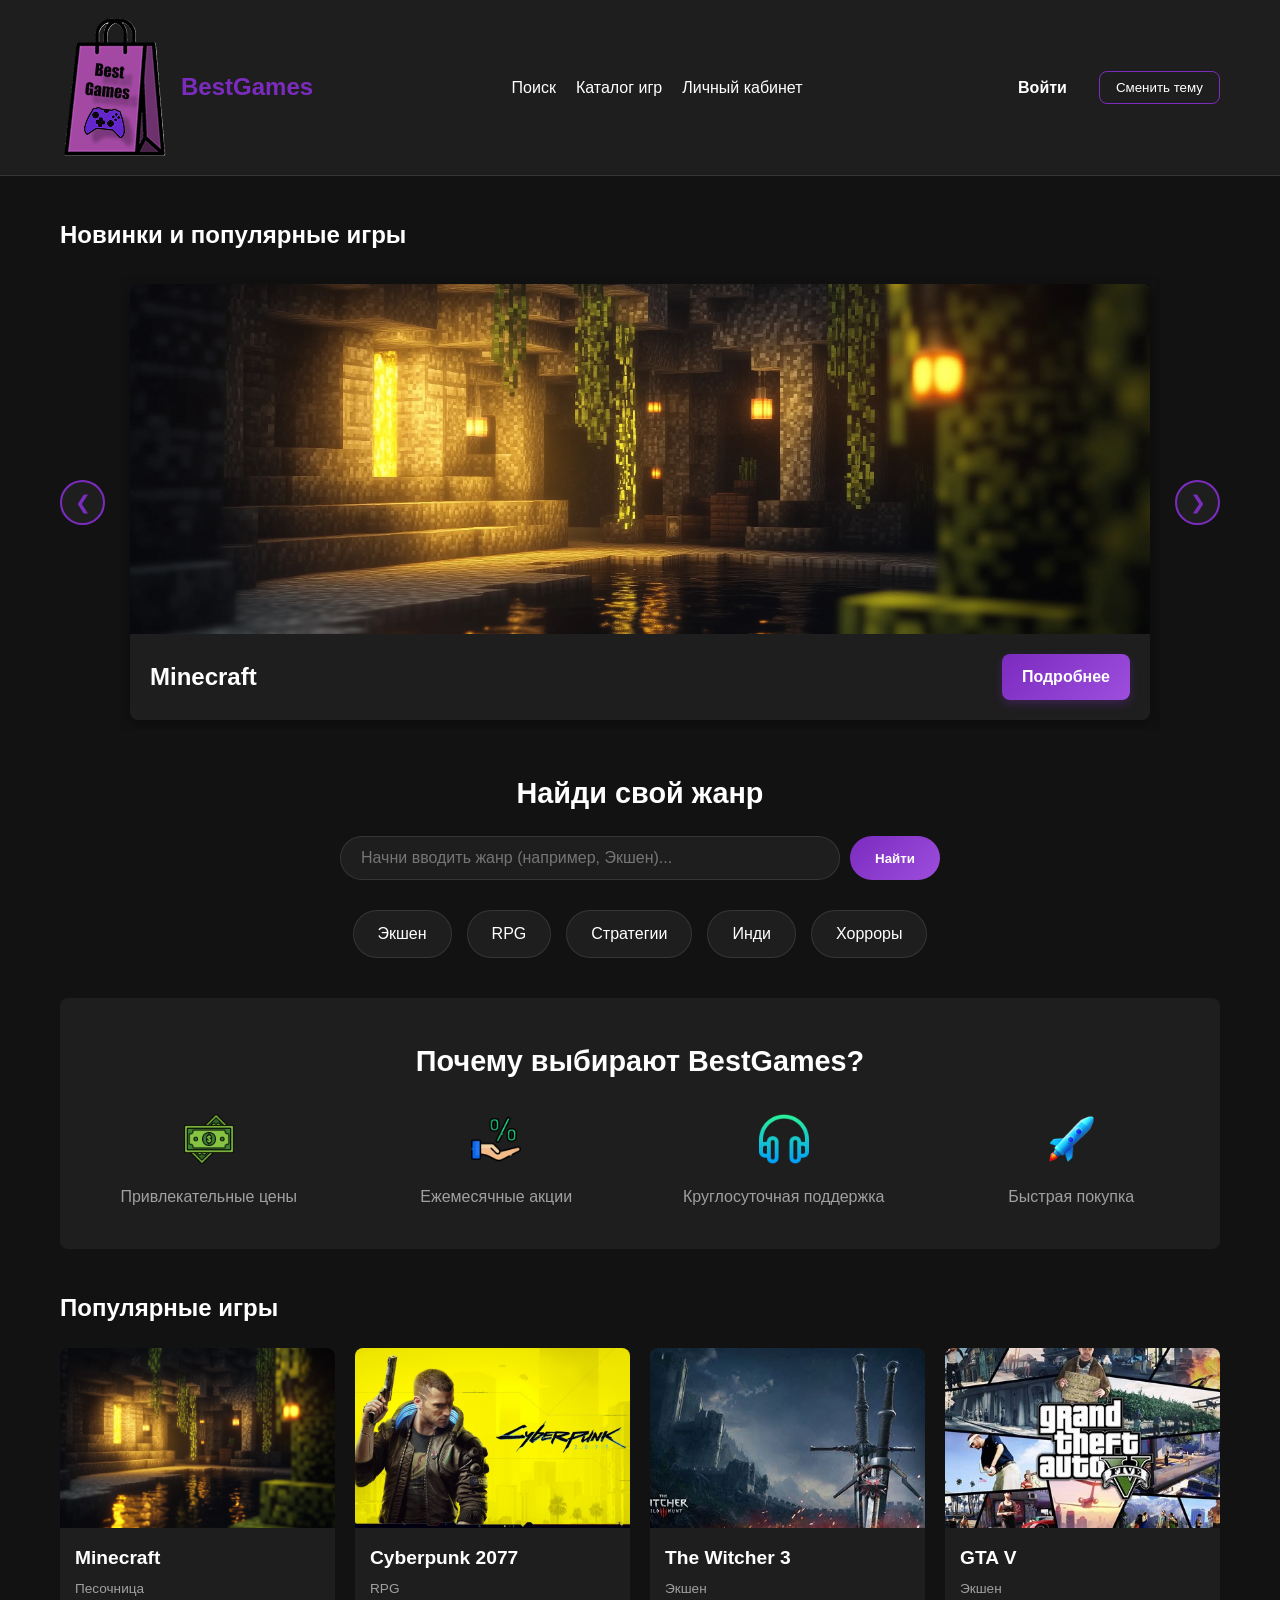
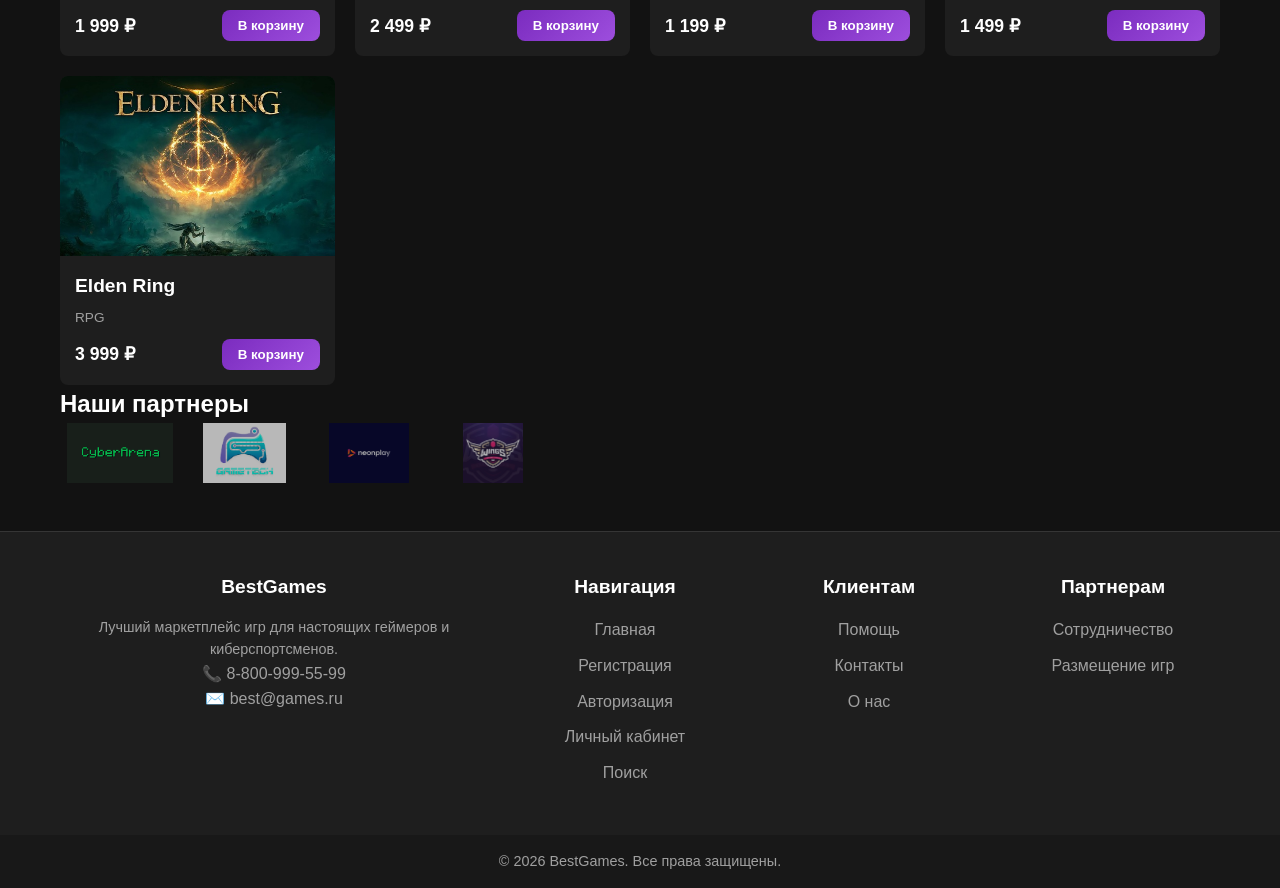
<file: index.html>
<!DOCTYPE html>
<html lang="ru">
<head>
    <meta charset="UTF-8">
    <meta name="viewport" content="width=device-width, initial-scale=1.0">
    <!-- название страницы -->
    <title>BestGames — Маркетплейс игр</title>
    <!-- загружаем файл со стилями -->
    <link rel="stylesheet" href="css/style.css">
</head>
<body>
    <!-- Шапка сайта -->
    <header class="header">
        <div class="header__container">
            <!-- Логотип -->
            <a href="#" class="header__logo logo">
                <img src="img/logo.png" alt="Логотип BestGames" class="logo__image">
                <span class="logo__text">BestGames</span>
            </a>

            <!-- Навигация -->
            <nav class="header__nav nav">
                <ul class="nav__list">
                    <li class="nav__item"><a href="index.html#search" class="nav__link">Поиск</a></li>
                    <li class="nav__item"><a href="catalog.html" class="nav__link">Каталог игр</a></li>
                    <li class="nav__item"><a href="profile.html" class="nav__link">Личный кабинет</a></li>
                </ul>
            </nav>

            <!-- Блок с кнопками справа -->
            <div class="header__actions">
                <a href="login.html" class="header__btn-login">Войти</a>
                <button class="theme-toggle" type="button" aria-label="Переключить тему">
                    Сменить тему
                </button>
            </div>
        </div>
    </header>

    <!-- Основной контент страницы -->
    <main class="main">
        
        <!-- Секция: Слайдер с новинками -->
        
        <section class="hero">
            <h1 class="hero__title">Новинки и популярные игры</h1>
            
            <div class="slider">
                <!-- Кнопка "Назад" -->
                <button class="slider__btn slider__btn--prev" id="prevBtn" aria-label="Предыдущий слайд">&#10094;</button>
                
                <!-- Окно слайдера -->
                <div class="slider__window">
                    <!-- Лента со слайдами -->
                    <div class="slider__track" id="sliderTrack">
                        <!-- Слайд 1 -->
                        <div class="slider__slide">
                            <div class="slider-card">
                                <div class="slider-card__img-wrapper">
                                    <img src="img/1.webp" alt="Игра 1" class="slider-card__img">
                                </div>
                                <div class="slider-card__content">
                                    <h2 class="slider-card__title">Minecraft</h2>
                                    <a href="#" class="slider-card__btn">Подробнее</a>
                                </div>
                            </div>
                        </div>
                        
                        <!-- Слайд 2 -->
                        <div class="slider__slide">
                            <div class="slider-card">
                                <div class="slider-card__img-wrapper">
                                    <img src="img/2.webp" alt="Игра 2" class="slider-card__img">
                                </div>
                                <div class="slider-card__content">
                                    <h2 class="slider-card__title">DOOM 2016</h2>
                                    <a href="#" class="slider-card__btn">Подробнее</a>
                                </div>
                            </div>
                        </div>

                        <!-- Слайд 3 -->
                        <div class="slider__slide">
                            <div class="slider-card">
                                <div class="slider-card__img-wrapper">
                                    <img src="img/3.webp" alt="Игра 3" class="slider-card__img">
                                </div>
                                <div class="slider-card__content">
                                    <h2 class="slider-card__title">DETROIT: Become Human</h2>
                                    <a href="#" class="slider-card__btn">Подробнее</a>
                                </div>
                            </div>
                        </div>
                    </div>
                </div>

                <!-- Кнопка "Вперед" -->
                <button class="slider__btn slider__btn--next" id="nextBtn" aria-label="Следующий слайд">&#10095;</button>
            </div>
        </section>


        <!-- Быстрый поиск по жанрам -->
        <section class="genres" id="search">
            <h2 class="genres__title">Найди свой жанр</h2>
            
            <!-- Поле для ввода с подсказками -->
            <div class="genres__search-wrapper">
                <div class="genres__search-box">
                    <input type="text" class="genres__input" id="genreInput" placeholder="Начни вводить жанр (например, Экшен)..." autocomplete="off">
                    <!-- Сюда будут падать подсказки -->
                    <ul class="genres__suggestions" id="genreSuggestions">
                    </ul>
                </div>
                <button class="genres__search-btn">Найти</button>
            </div>

            <!-- Кнопки жанров (для быстрого клика) -->
            <div class="genres__list">
                <a href="catalog.html?genre=action" class="genres__item">Экшен</a>
                <a href="catalog.html?genre=rpg" class="genres__item">RPG</a>
                <a href="catalog.html?genre=strategy" class="genres__item">Стратегии</a>
                <a href="catalog.html?genre=indie" class="genres__item">Инди</a>
                <a href="catalog.html?genre=horror" class="genres__item">Хорроры</a>
            </div>
        </section>

        <!-- Инфографика преимуществ -->
        <section class="features">
            <h2 class="features__title">Почему выбирают BestGames?</h2>
            <div class="features__grid">
                <div class="features__item">
                    <img src="img/icon_price.png" alt="Иконка цен" class="features__icon">
                    <span class="features__text">Привлекательные цены</span>
                </div>
                <div class="features__item">
                    <img src="img/icon_percent.png" alt="Иконка акций" class="features__icon">
                    <span class="features__text">Ежемесячные акции</span>
                </div>
                <div class="features__item">
                    <img src="img/icon_support.png" alt="Иконка поддержки" class="features__icon">
                    <span class="features__text">Круглосуточная поддержка</span>
                </div>

                <div class="features__item">
                    <img src="img/icon_fast.png" alt="Иконка покупки" class="features__icon">
                    <span class="features__text">Быстрая покупка</span>
                </div>
            </div>
        </section>

        <!-- Каталог популярных игр -->
        <section class="catalog">
            <h2 class="catalog__title">Популярные игры</h2>
            
            <!-- Сетка карточек -->
            <div class="catalog__grid">
                <!-- Карточка игры 1 -->
                <article class="game-card">
                    <div class="game-card__img-wrapper">
                        <img src="img/game1.webp" alt="Игра 1" class="game-card__img">
                    </div>
                    <div class="game-card__content">
                        <h3 class="game-card__title">Minecraft</h3>
                        <p class="game-card__genre">Песочница</p>
                        <div class="game-card__bottom">
                            <span class="game-card__price">1 999 ₽</span>
                            <button class="game-card__btn">В корзину</button>
                        </div>
                    </div>
                </article>

                <!-- Карточка игры 2 -->
                <article class="game-card">
                    <div class="game-card__img-wrapper">
                        <img src="img/game2.webp" alt="Игра 2" class="game-card__img">
                    </div>
                    <div class="game-card__content">
                        <h3 class="game-card__title">Cyberpunk 2077</h3>
                        <p class="game-card__genre">RPG</p>
                        <div class="game-card__bottom">
                            <span class="game-card__price">2 499 ₽</span>
                            <button class="game-card__btn">В корзину</button>
                        </div>
                    </div>
                </article>

                <!-- Карточка игры 3 -->
                <article class="game-card">
                    <div class="game-card__img-wrapper">
                        <img src="img/game3.webp" alt="Игра 3" class="game-card__img">
                    </div>
                    <div class="game-card__content">
                        <h3 class="game-card__title">The Witcher 3</h3>
                        <p class="game-card__genre">Экшен</p>
                        <div class="game-card__bottom">
                            <span class="game-card__price">1 199 ₽</span>
                            <button class="game-card__btn">В корзину</button>
                        </div>
                    </div>
                </article>

                <!-- Карточка игры 4 -->
                <article class="game-card">
                    <div class="game-card__img-wrapper">
                        <img src="img/game4.webp" alt="Игра 4" class="game-card__img">
                    </div>
                    <div class="game-card__content">
                        <h3 class="game-card__title">GTA V</h3>
                        <p class="game-card__genre">Экшен</p>
                        <div class="game-card__bottom">
                            <span class="game-card__price">1 499 ₽</span>
                            <button class="game-card__btn">В корзину</button>
                        </div>
                    </div>
                </article>

                <!-- Карточка игры 5 -->
                <article class="game-card">
                    <div class="game-card__img-wrapper">
                        <img src="img/game5.webp" alt="Игра 5" class="game-card__img">
                    </div>
                    <div class="game-card__content">
                        <h3 class="game-card__title">Elden Ring</h3>
                        <p class="game-card__genre">RPG</p>
                        <div class="game-card__bottom">
                            <span class="game-card__price">3 999 ₽</span>
                            <button class="game-card__btn">В корзину</button>
                        </div>
                    </div>
                </article>
            </div>
        </section>

        <!-- Секция: Партнеры -->
        <section class="partners">
            <h2 class="partners__title">Наши партнеры</h2>
            <div class="partners__grid">
                <img src="img/partner1.png" alt="Партнер 1" class="partners__logo">
                <img src="img/partner2.png" alt="Партнер 2" class="partners__logo">
                <img src="img/partner3.png" alt="Партнер 3" class="partners__logo">
                <img src="img/partner4.png" alt="Партнер 4" class="partners__logo">
            </div>
        </section>

    </main>

    <!-- Подвал (Footer) -->
    <footer class="footer">
        <div class="footer__container">
            
            <!-- Колонка 1: О нас -->
            <div class="footer__col">
                <h3 class="footer__title">BestGames</h3>
                <p class="footer__text">Лучший маркетплейс игр для настоящих геймеров и киберспортсменов.</p>
                <div class="footer__contacts">
                    <p class="footer__contact-item">📞 8-800-999-55-99</p>
                    <p class="footer__contact-item">✉️ best@games.ru</p>
                </div>
            </div>

            <!-- Колонка 2: Навигация по сайту -->
            <div class="footer__col">
                <h3 class="footer__title">Навигация</h3>
                <ul class="footer__list">
                    <li><a href="index.html" class="footer__link">Главная</a></li>
                    <li><a href="register.html" class="footer__link">Регистрация</a></li>
                    <li><a href="login.html" class="footer__link">Авторизация</a></li>
                    <li><a href="#" class="footer__link">Личный кабинет</a></li>
                    <li><a href="index.html#search" class="footer__link">Поиск</a></li>
                </ul>
            </div>

            <!-- Колонка 3: Клиентам и Контакты -->
            <div class="footer__col">
                <h3 class="footer__title">Клиентам</h3>
                <ul class="footer__list">
                    <li><a href="#" class="footer__link">Помощь</a></li>
                    <li><a href="#" class="footer__link">Контакты</a></li>
                    <li><a href="#" class="footer__link">О нас</a></li>
                </ul>
            </div>

            <!-- Колонка 4: Партнерам -->
            <div class="footer__col">
                <h3 class="footer__title">Партнерам</h3>
                <ul class="footer__list">
                    <li><a href="#" class="footer__link">Сотрудничество</a></li>
                    <li><a href="#" class="footer__link">Размещение игр</a></li>
                </ul>
            </div>

        </div>
        
        <!-- Нижняя полоса с копирайтом -->
        <div class="footer__bottom">
            <p>&copy; 2026 BestGames. Все права защищены.</p>
        </div>
    </footer>
        <!-- Подключаем скрипт темы -->
    <script src="js/main.js"></script>
    
    <!-- Скрипт слайдера прямо в HTML -->
    <script>
        document.addEventListener("DOMContentLoaded", () => {
            const sliderTrack = document.getElementById('sliderTrack');
            const prevBtn = document.getElementById('prevBtn');
            const nextBtn = document.getElementById('nextBtn');

            if (sliderTrack && prevBtn && nextBtn) {
                let currentSlide = 0;
                const totalSlides = document.querySelectorAll('.slider__slide').length;

                function updateSlider() {
                    sliderTrack.style.transform = `translateX(-${currentSlide * 100}%)`;
                }

                nextBtn.addEventListener('click', () => {
                    currentSlide++;
                    if (currentSlide >= totalSlides) currentSlide = 0;
                    updateSlider();
                });

                prevBtn.addEventListener('click', () => {
                    currentSlide--;
                    if (currentSlide < 0) currentSlide = totalSlides - 1;
                    updateSlider();
                });
            }
        });
    </script>
</body>
</html>
</body>
</html>
</file>
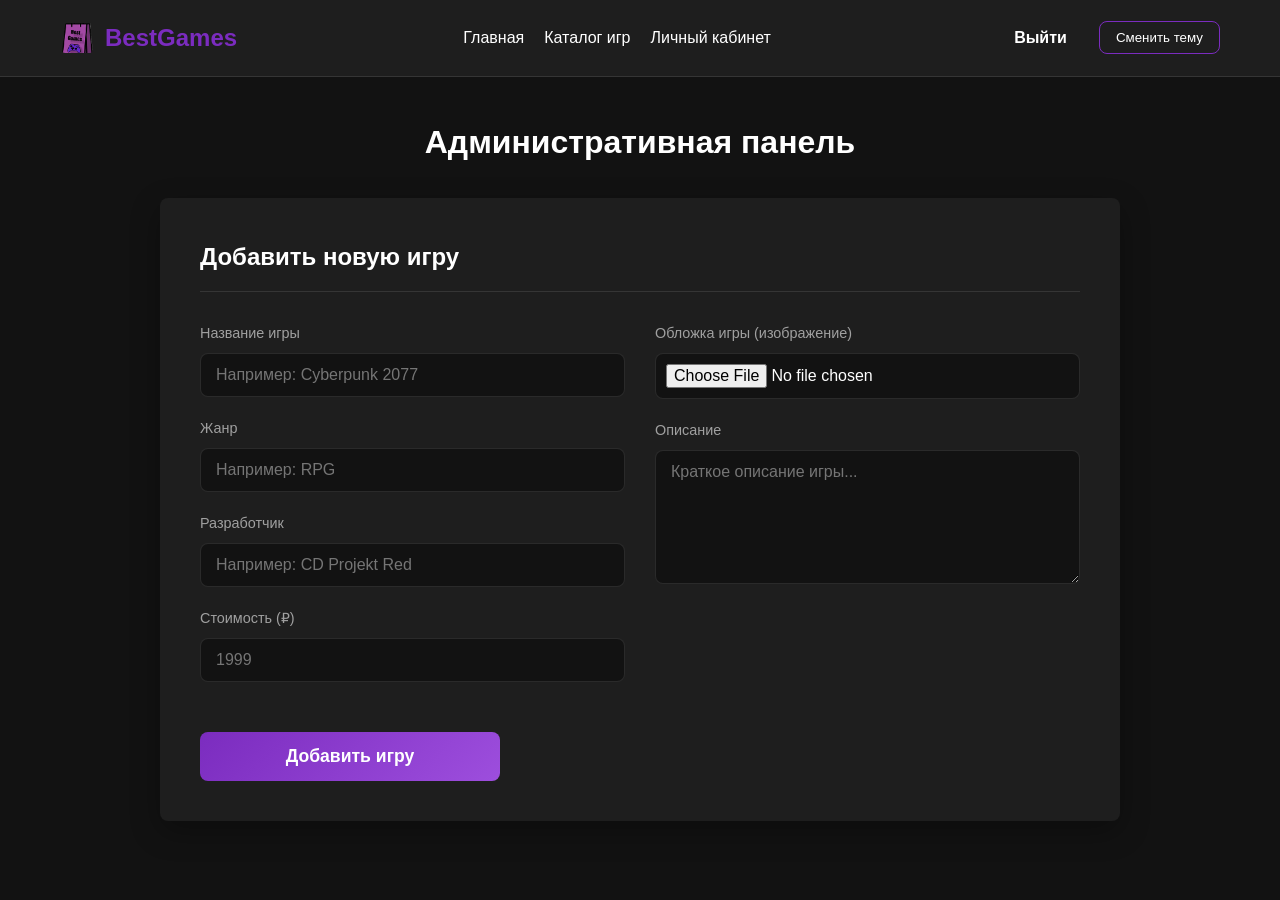
<file: admin.html>
<!DOCTYPE html>
<html lang="ru">
<head>
    <meta charset="UTF-8">
    <meta name="viewport" content="width=device-width, initial-scale=1.0">
    <title>Админ-панель — BestGames</title>
    <link rel="stylesheet" href="css/style.css">
</head>
<body>
    <!-- Шапка сайта -->
    <header class="header">
        <div class="header__container">
            <a href="index.html" class="header__logo logo">
                <img src="img/logo.png" alt="Логотип BestGames" class="logo__img">
                <span class="logo__text">BestGames</span>
            </a>
            <nav class="header__nav nav">
                <ul class="nav__list">
                    <li class="nav__item"><a href="index.html" class="nav__link">Главная</a></li>
                    <li class="nav__item"><a href="catalog.html" class="nav__link">Каталог игр</a></li>
                    <li class="nav__item"><a href="profile.html" class="nav__link">Личный кабинет</a></li>
                </ul>
            </nav>
            <div class="header__actions">
                <a href="login.html" class="header__btn-login">Выйти</a>
                <button class="theme-toggle" type="button" aria-label="Переключить тему">
                    Сменить тему
                </button>
            </div>
        </div>
    </header>

    <!-- Основной контент -->
    <main class="main admin-page">
        <h1 class="admin-page__title">Административная панель</h1>
        
        <div class="admin-container">
            <h2 class="admin-container__subtitle">Добавить новую игру</h2>
            
            <form class="admin-form" id="adminForm">
                
                <div class="admin-form__grid">
                    <!-- Левая колонка -->
                    <div class="admin-form__col">
                        <div class="auth-form__group">
                            <label for="game-title" class="auth-form__label">Название игры</label>
                            <input type="text" id="game-title" class="auth-form__input" placeholder="Например: Cyberpunk 2077" required>
                        </div>

                        <div class="auth-form__group">
                            <label for="game-genre" class="auth-form__label">Жанр</label>
                            <input type="text" id="game-genre" class="auth-form__input" placeholder="Например: RPG" required>
                        </div>

                        <div class="auth-form__group">
                            <label for="game-dev" class="auth-form__label">Разработчик</label>
                            <input type="text" id="game-dev" class="auth-form__input" placeholder="Например: CD Projekt Red" required>
                        </div>

                        <div class="auth-form__group">
                            <label for="game-price" class="auth-form__label">Стоимость (₽)</label>
                            <input type="number" id="game-price" class="auth-form__input" placeholder="1999" required>
                        </div>
                    </div>

                    <!-- Правая колонка -->
                    <div class="admin-form__col">
                        <div class="auth-form__group">
                            <label for="game-image" class="auth-form__label">Обложка игры (изображение)</label>
                            <!-- input type="file" для загрузки картинки -->
                            <input type="file" id="game-image" class="auth-form__input auth-form__input--file" accept="image/*" required>
                        </div>

                        <div class="auth-form__group">
                            <label for="game-desc" class="auth-form__label">Описание</label>
                            <textarea id="game-desc" class="auth-form__input auth-form__textarea" rows="6" placeholder="Краткое описание игры..." required></textarea>
                        </div>
                    </div>
                </div>

                <!-- Кнопка добавления -->
                <button type="submit" class="auth-form__btn admin-form__submit">Добавить игру</button>
            </form>
        </div>
    </main>

    <script src="js/main.js"></script>
</body>
</html>
</file>
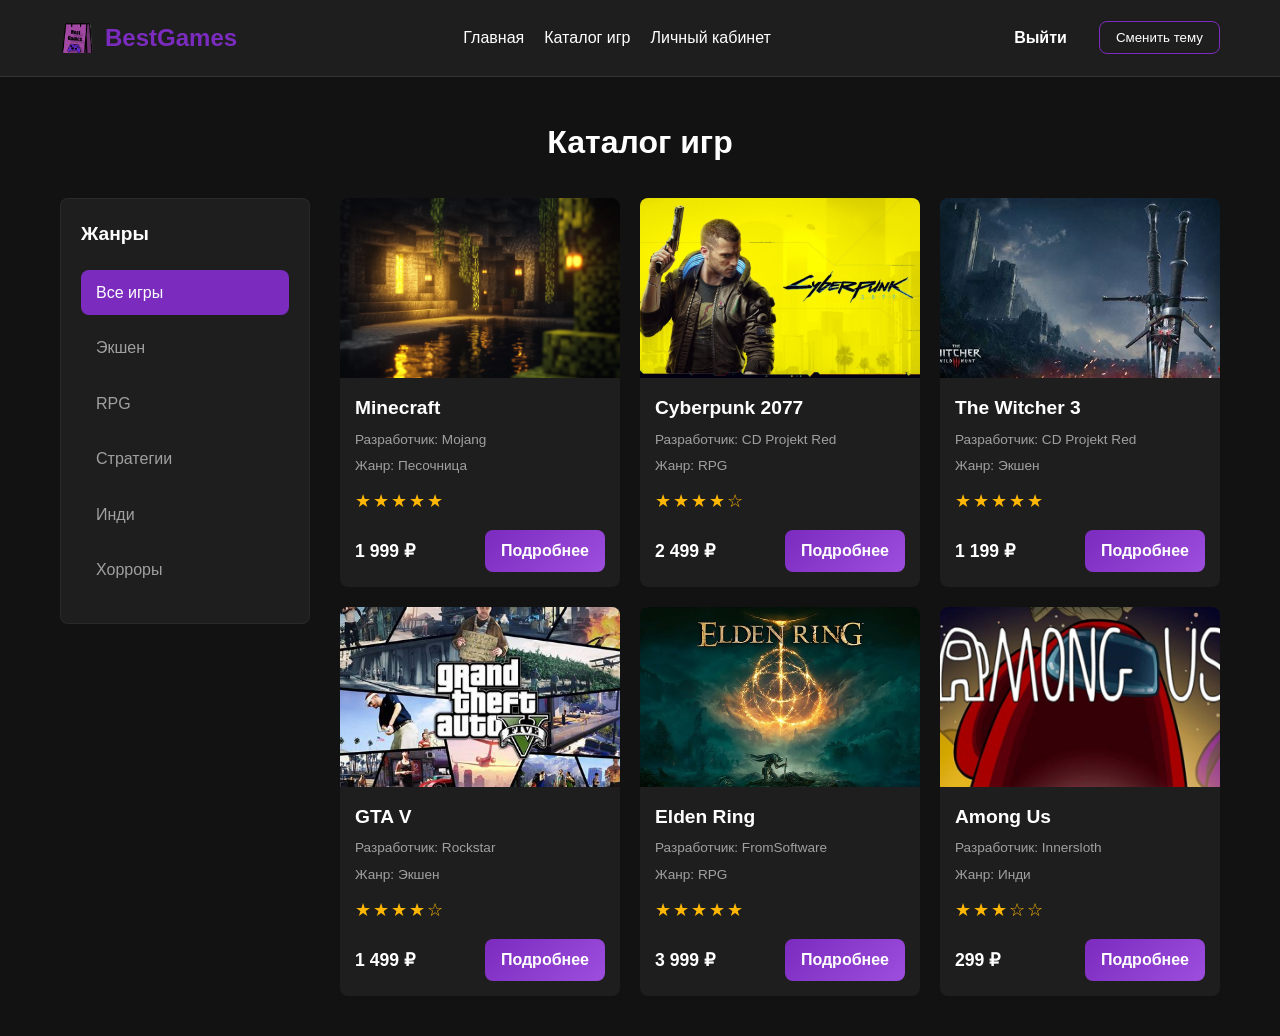
<file: catalog.html>
<!DOCTYPE html>
<html lang="ru">
<head>
    <meta charset="UTF-8">
    <meta name="viewport" content="width=device-width, initial-scale=1.0">
    <title>Каталог игр — BestGames</title>
    <link rel="stylesheet" href="css/style.css">
</head>
<body>
    <!-- Шапка сайта -->
    <header class="header">
        <div class="header__container">
            <a href="index.html" class="header__logo logo">
                <img src="img/logo.png" alt="Логотип BestGames" class="logo__img">
                <span class="logo__text">BestGames</span>
            </a>
            <nav class="header__nav nav">
                <ul class="nav__list">
                    <li class="nav__item"><a href="index.html" class="nav__link">Главная</a></li>
                    <li class="nav__item"><a href="catalog.html" class="nav__link">Каталог игр</a></li>
                    <li class="nav__item"><a href="profile.html" class="nav__link">Личный кабинет</a></li>
                </ul>
            </nav>
            <div class="header__actions">
                <a href="login.html" class="header__btn-login">Выйти</a>
                <button class="theme-toggle" type="button" aria-label="Переключить тему">
                    Сменить тему
                </button>
            </div>
        </div>
    </header>

    <!-- Основной контент -->
    <main class="main catalog-page">
        <h1 class="catalog-page__title">Каталог игр</h1>
        
        <!-- Мобильная кнопка фильтров -->
        <button class="catalog-page__filter-btn" id="openFilterBtn">Фильтры</button>

        <div class="catalog-page__layout">
            <!-- Боковая панель -->
            <aside class="catalog-page__sidebar" id="filterSidebar">
                <div class="catalog-page__sidebar-header">
                    <h2>Жанры</h2>
                    <button class="catalog-page__close-filter" id="closeFilterBtn">&times;</button>
                </div>
                <ul class="catalog-page__filter-list">
                    <li><a href="#" class="catalog-page__filter-link active">Все игры</a></li>
                    <li><a href="#" class="catalog-page__filter-link">Экшен</a></li>
                    <li><a href="#" class="catalog-page__filter-link">RPG</a></li>
                    <li><a href="#" class="catalog-page__filter-link">Стратегии</a></li>
                    <li><a href="#" class="catalog-page__filter-link">Инди</a></li>
                    <li><a href="#" class="catalog-page__filter-link">Хорроры</a></li>
                </ul>
            </aside>

            <!-- Сетка с карточками -->
            <div class="catalog-page__content">
                <div class="catalog__grid">
                    
                    <!-- Карточка 1 -->
                    <article class="game-card">
                        <div class="game-card__img-wrapper">
                            <img src="img/1.webp" alt="Minecraft" class="game-card__img">
                        </div>
                        <div class="game-card__content">
                            <h3 class="game-card__title">Minecraft</h3>
                            <p class="game-card__dev">Разработчик: Mojang</p>
                            <p class="game-card__genre">Жанр: Песочница</p>
                            <div class="game-card__rating">★★★★★</div> <!-- Рейтинг звездочками -->
                            <div class="game-card__bottom">
                                <span class="game-card__price">1 999 ₽</span>
                                <a href="#" class="game-card__btn">Подробнее</a>
                            </div>
                        </div>
                    </article>

                    <!-- Карточка 2 -->
                    <article class="game-card">
                        <div class="game-card__img-wrapper">
                            <img src="img/game2.webp" alt="Cyberpunk 2077" class="game-card__img">
                        </div>
                        <div class="game-card__content">
                            <h3 class="game-card__title">Cyberpunk 2077</h3>
                            <p class="game-card__dev">Разработчик: CD Projekt Red</p>
                            <p class="game-card__genre">Жанр: RPG</p>
                            <div class="game-card__rating">★★★★☆</div>
                            <div class="game-card__bottom">
                                <span class="game-card__price">2 499 ₽</span>
                                <a href="#" class="game-card__btn">Подробнее</a>
                            </div>
                        </div>
                    </article>

                    <!-- Карточка 3 -->
                    <article class="game-card">
                        <div class="game-card__img-wrapper">
                            <img src="img/game3.webp" alt="The Witcher 3" class="game-card__img">
                        </div>
                        <div class="game-card__content">
                            <h3 class="game-card__title">The Witcher 3</h3>
                            <p class="game-card__dev">Разработчик: CD Projekt Red</p>
                            <p class="game-card__genre">Жанр: Экшен</p>
                            <div class="game-card__rating">★★★★★</div>
                            <div class="game-card__bottom">
                                <span class="game-card__price">1 199 ₽</span>
                                <a href="#" class="game-card__btn">Подробнее</a>
                            </div>
                        </div>
                    </article>

                    <!-- Карточка 4 -->
                    <article class="game-card">
                        <div class="game-card__img-wrapper">
                            <img src="img/game4.webp" alt="GTA V" class="game-card__img">
                        </div>
                        <div class="game-card__content">
                            <h3 class="game-card__title">GTA V</h3>
                            <p class="game-card__dev">Разработчик: Rockstar</p>
                            <p class="game-card__genre">Жанр: Экшен</p>
                            <div class="game-card__rating">★★★★☆</div>
                            <div class="game-card__bottom">
                                <span class="game-card__price">1 499 ₽</span>
                                <a href="#" class="game-card__btn">Подробнее</a>
                            </div>
                        </div>
                    </article>

                    <!-- Карточка 5 -->
                    <article class="game-card">
                        <div class="game-card__img-wrapper">
                            <img src="img/game5.webp" alt="Elden Ring" class="game-card__img">
                        </div>
                        <div class="game-card__content">
                            <h3 class="game-card__title">Elden Ring</h3>
                            <p class="game-card__dev">Разработчик: FromSoftware</p>
                            <p class="game-card__genre">Жанр: RPG</p>
                            <div class="game-card__rating">★★★★★</div>
                            <div class="game-card__bottom">
                                <span class="game-card__price">3 999 ₽</span>
                                <a href="#" class="game-card__btn">Подробнее</a>
                            </div>
                        </div>
                    </article>

                    <!-- Карточка 6 -->
                    <article class="game-card">
                        <div class="game-card__img-wrapper">
                            <img src="img/game6.webp" alt="Игра" class="game-card__img"> 
                        </div>
                        <div class="game-card__content">
                            <h3 class="game-card__title">Among Us</h3>
                            <p class="game-card__dev">Разработчик: Innersloth</p>
                            <p class="game-card__genre">Жанр: Инди</p>
                            <div class="game-card__rating">★★★☆☆</div>
                            <div class="game-card__bottom">
                                <span class="game-card__price">299 ₽</span>
                                <a href="#" class="game-card__btn">Подробнее</a>
                            </div>
                        </div>
                    </article>

                </div>
            </div>
        </div>
    </main>

    <script src="js/main.js"></script>
</body>
</html>
</file>
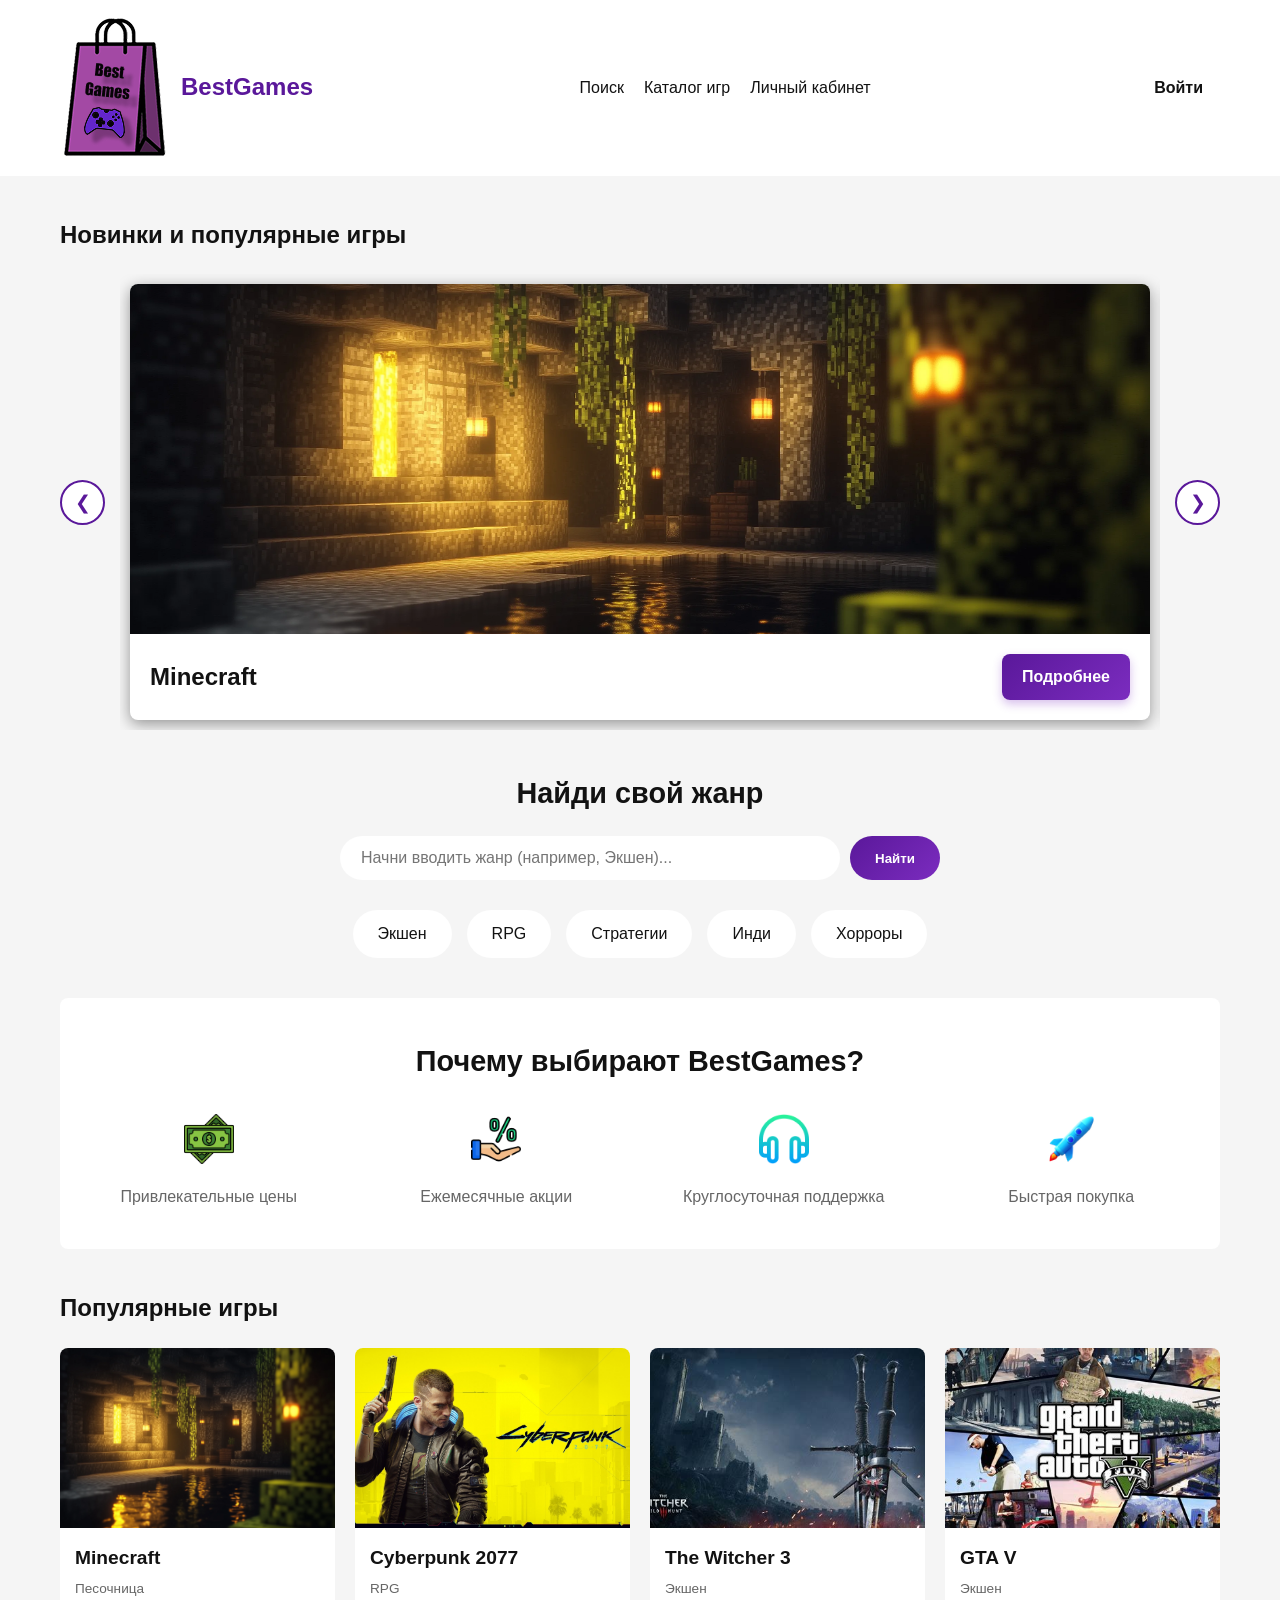
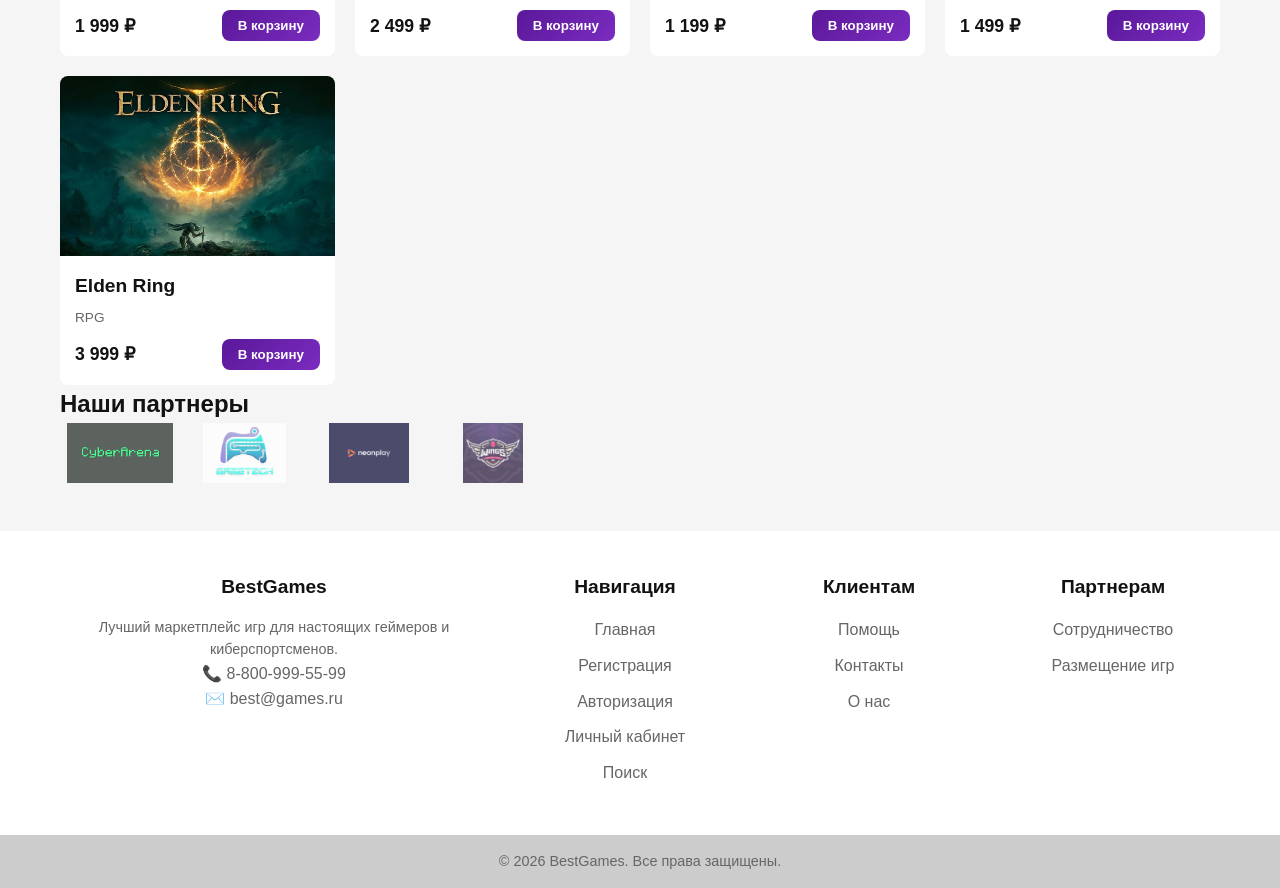
<file: index_light.html>
<!DOCTYPE html>
<html lang="ru">
<head>
    <meta charset="UTF-8">
    <meta name="viewport" content="width=device-width, initial-scale=1.0">
    <!-- название страницы -->
    <title>BestGames — Маркетплейс игр</title>
    <!-- загружаем файл со стилями -->
    <link rel="stylesheet" href="css/style.css">
</head>
<body class="theme-light">
    <!-- Шапка сайта -->
    <header class="header">
        <div class="header__container">
            <!-- Логотип -->
            <a href="#" class="header__logo logo">
                <img src="img/logo.png" alt="Логотип BestGames" class="logo__image">
                <span class="logo__text">BestGames</span>
            </a>

            <!-- Навигация -->
            <nav class="header__nav nav">
                <ul class="nav__list">
                    <li class="nav__item"><a href="index.html#search" class="nav__link">Поиск</a></li>
                    <li class="nav__item"><a href="catalog.html" class="nav__link">Каталог игр</a></li>
                    <li class="nav__item"><a href="profile.html" class="nav__link">Личный кабинет</a></li>
                </ul>
            </nav>

            <!-- Блок с кнопками справа -->
            <div class="header__actions">
                <a href="login.html" class="header__btn-login">Войти</a>
            </div>
        </div>
    </header>

    <!-- Основной контент страницы -->
    <main class="main">
        
        <!-- Секция: Слайдер с новинками -->
        
        <section class="hero">
            <h1 class="hero__title">Новинки и популярные игры</h1>
            
            <div class="slider">
                <!-- Кнопка "Назад" -->
                <button class="slider__btn slider__btn--prev" id="prevBtn" aria-label="Предыдущий слайд">&#10094;</button>
                
                <!-- Окно слайдера -->
                <div class="slider__window">
                    <!-- Лента со слайдами -->
                                        <!-- Лента со слайдами -->
                    <div class="slider__track" id="sliderTrack">
                        <!-- Слайд 1 -->
                        <div class="slider__slide">
                            <div class="slider-card">
                                <div class="slider-card__img-wrapper">
                                    <img src="img/1.webp" alt="Игра 1" class="slider-card__img">
                                </div>
                                <div class="slider-card__content">
                                    <h2 class="slider-card__title">Minecraft</h2>
                                    <a href="#" class="slider-card__btn">Подробнее</a>
                                </div>
                            </div>
                        </div>
                        
                        <!-- Слайд 2 -->
                        <div class="slider__slide">
                            <div class="slider-card">
                                <div class="slider-card__img-wrapper">
                                    <img src="img/2.webp" alt="Игра 2" class="slider-card__img">
                                </div>
                                <div class="slider-card__content">
                                    <h2 class="slider-card__title">DOOM 2016</h2>
                                    <a href="#" class="slider-card__btn">Подробнее</a>
                                </div>
                            </div>
                        </div>

                        <!-- Слайд 3 -->
                        <div class="slider__slide">
                            <div class="slider-card">
                                <div class="slider-card__img-wrapper">
                                    <img src="img/3.webp" alt="Игра 3" class="slider-card__img">
                                </div>
                                <div class="slider-card__content">
                                    <h2 class="slider-card__title">DETROIT: Become Human</h2>
                                    <a href="#" class="slider-card__btn">Подробнее</a>
                                </div>
                            </div>
                        </div>
                    </div>
                </div>

                <!-- Кнопка "Вперед" -->
                <button class="slider__btn slider__btn--next" id="nextBtn" aria-label="Следующий слайд">&#10095;</button>
            </div>
        </section>


        <!-- Быстрый поиск по жанрам -->
        <section class="genres" id="search">
            <h2 class="genres__title">Найди свой жанр</h2>
            
            <!-- Поле для ввода с подсказками -->
            <div class="genres__search-wrapper">
                <div class="genres__search-box">
                    <input type="text" class="genres__input" id="genreInput" placeholder="Начни вводить жанр (например, Экшен)..." autocomplete="off">
                    <!-- Сюда будут падать подсказки -->
                    <ul class="genres__suggestions" id="genreSuggestions">
                        <!-- JS добавит сюда <li> с жанрами -->
                    </ul>
                </div>
                <button class="genres__search-btn">Найти</button>
            </div>

            <!-- Кнопки жанров (для быстрого клика) -->
            <div class="genres__list">
                <a href="catalog.html?genre=action" class="genres__item">Экшен</a>
                <a href="catalog.html?genre=rpg" class="genres__item">RPG</a>
                <a href="catalog.html?genre=strategy" class="genres__item">Стратегии</a>
                <a href="catalog.html?genre=indie" class="genres__item">Инди</a>
                <a href="catalog.html?genre=horror" class="genres__item">Хорроры</a>
            </div>
        </section>

        <!-- Инфографика преимуществ -->
        <section class="features">
            <h2 class="features__title">Почему выбирают BestGames?</h2>
            <div class="features__grid">
                <div class="features__item">
                    <img src="img/icon_price.png" alt="Иконка цен" class="features__icon">
                    <span class="features__text">Привлекательные цены</span>
                </div>
                <div class="features__item">
                    <img src="img/icon_percent.png" alt="Иконка акций" class="features__icon">
                    <span class="features__text">Ежемесячные акции</span>
                </div>
                <div class="features__item">
                    <img src="img/icon_support.png" alt="Иконка поддержки" class="features__icon">
                    <span class="features__text">Круглосуточная поддержка</span>
                </div>

                <div class="features__item">
                    <img src="img/icon_fast.png" alt="Иконка покупки" class="features__icon">
                    <span class="features__text">Быстрая покупка</span>
                </div>
            </div>
        </section>

        <!-- Каталог популярных игр -->
        <section class="catalog">
            <h2 class="catalog__title">Популярные игры</h2>
            
            <!-- Сетка карточек -->
            <div class="catalog__grid">
                <!-- Карточка игры 1 -->
                <article class="game-card">
                    <div class="game-card__img-wrapper">
                        <img src="img/game1.webp" alt="Игра 1" class="game-card__img">
                    </div>
                    <div class="game-card__content">
                        <h3 class="game-card__title">Minecraft</h3>
                        <p class="game-card__genre">Песочница</p>
                        <div class="game-card__bottom">
                            <span class="game-card__price">1 999 ₽</span>
                            <button class="game-card__btn">В корзину</button>
                        </div>
                    </div>
                </article>

                <!-- Карточка игры 2 -->
                <article class="game-card">
                    <div class="game-card__img-wrapper">
                        <img src="img/game2.webp" alt="Игра 2" class="game-card__img">
                    </div>
                    <div class="game-card__content">
                        <h3 class="game-card__title">Cyberpunk 2077</h3>
                        <p class="game-card__genre">RPG</p>
                        <div class="game-card__bottom">
                            <span class="game-card__price">2 499 ₽</span>
                            <button class="game-card__btn">В корзину</button>
                        </div>
                    </div>
                </article>

                <!-- Карточка игры 3 -->
                <article class="game-card">
                    <div class="game-card__img-wrapper">
                        <img src="img/game3.webp" alt="Игра 3" class="game-card__img">
                    </div>
                    <div class="game-card__content">
                        <h3 class="game-card__title">The Witcher 3</h3>
                        <p class="game-card__genre">Экшен</p>
                        <div class="game-card__bottom">
                            <span class="game-card__price">1 199 ₽</span>
                            <button class="game-card__btn">В корзину</button>
                        </div>
                    </div>
                </article>

                <!-- Карточка игры 4 -->
                <article class="game-card">
                    <div class="game-card__img-wrapper">
                        <img src="img/game4.webp" alt="Игра 4" class="game-card__img">
                    </div>
                    <div class="game-card__content">
                        <h3 class="game-card__title">GTA V</h3>
                        <p class="game-card__genre">Экшен</p>
                        <div class="game-card__bottom">
                            <span class="game-card__price">1 499 ₽</span>
                            <button class="game-card__btn">В корзину</button>
                        </div>
                    </div>
                </article>

                <!-- Карточка игры 5 -->
                <article class="game-card">
                    <div class="game-card__img-wrapper">
                        <img src="img/game5.webp" alt="Игра 5" class="game-card__img">
                    </div>
                    <div class="game-card__content">
                        <h3 class="game-card__title">Elden Ring</h3>
                        <p class="game-card__genre">RPG</p>
                        <div class="game-card__bottom">
                            <span class="game-card__price">3 999 ₽</span>
                            <button class="game-card__btn">В корзину</button>
                        </div>
                    </div>
                </article>
            </div>
        </section>

        <!-- Секция: Партнеры -->
        <section class="partners">
            <h2 class="partners__title">Наши партнеры</h2>
            <div class="partners__grid">
                <img src="img/partner1.png" alt="Партнер 1" class="partners__logo">
                <img src="img/partner2.png" alt="Партнер 2" class="partners__logo">
                <img src="img/partner3.png" alt="Партнер 3" class="partners__logo">
                <img src="img/partner4.png" alt="Партнер 4" class="partners__logo">
            </div>
        </section>

    </main>

    <!-- Подвал (Footer) -->
    <footer class="footer">
        <div class="footer__container">
            
            <!-- Колонка 1: О нас -->
            <div class="footer__col">
                <h3 class="footer__title">BestGames</h3>
                <p class="footer__text">Лучший маркетплейс игр для настоящих геймеров и киберспортсменов.</p>
                <div class="footer__contacts">
                    <p class="footer__contact-item">📞 8-800-999-55-99</p>
                    <p class="footer__contact-item">✉️ best@games.ru</p>
                </div>
            </div>

            <!-- Колонка 2: Навигация по сайту -->
            <div class="footer__col">
                <h3 class="footer__title">Навигация</h3>
                <ul class="footer__list">
                    <li><a href="index.html" class="footer__link">Главная</a></li>
                    <li><a href="register.html" class="footer__link">Регистрация</a></li>
                    <li><a href="login.html" class="footer__link">Авторизация</a></li>
                    <li><a href="profile.html" class="footer__link">Личный кабинет</a></li>
                    <li><a href="index.html#search" class="footer__link">Поиск</a></li>
                </ul>
            </div>

            <!-- Колонка 3: Клиентам и Контакты -->
            <div class="footer__col">
                <h3 class="footer__title">Клиентам</h3>
                <ul class="footer__list">
                    <li><a href="#" class="footer__link">Помощь</a></li>
                    <li><a href="#" class="footer__link">Контакты</a></li>
                    <li><a href="#" class="footer__link">О нас</a></li>
                </ul>
            </div>

            <!-- Колонка 4: Партнерам -->
            <div class="footer__col">
                <h3 class="footer__title">Партнерам</h3>
                <ul class="footer__list">
                    <li><a href="#" class="footer__link">Сотрудничество</a></li>
                    <li><a href="#" class="footer__link">Размещение игр</a></li>
                </ul>
            </div>

        </div>
        
        <!-- Нижняя полоса с копирайтом -->
        <div class="footer__bottom">
            <p>&copy; 2026 BestGames. Все права защищены.</p>
        </div>
    </footer>
        <!-- Подключаем скрипт темы -->
    <script src="js/main.js"></script>
    
    <!-- Скрипт слайдера прямо в HTML -->
    <script>
        document.addEventListener("DOMContentLoaded", () => {
            const sliderTrack = document.getElementById('sliderTrack');
            const prevBtn = document.getElementById('prevBtn');
            const nextBtn = document.getElementById('nextBtn');

            if (sliderTrack && prevBtn && nextBtn) {
                let currentSlide = 0;
                const totalSlides = document.querySelectorAll('.slider__slide').length;

                function updateSlider() {
                    sliderTrack.style.transform = `translateX(-${currentSlide * 100}%)`;
                }

                nextBtn.addEventListener('click', () => {
                    currentSlide++;
                    if (currentSlide >= totalSlides) currentSlide = 0;
                    updateSlider();
                });

                prevBtn.addEventListener('click', () => {
                    currentSlide--;
                    if (currentSlide < 0) currentSlide = totalSlides - 1;
                    updateSlider();
                });
            }
        });
    </script>
</body>
</html>
</body>
</html>
</file>
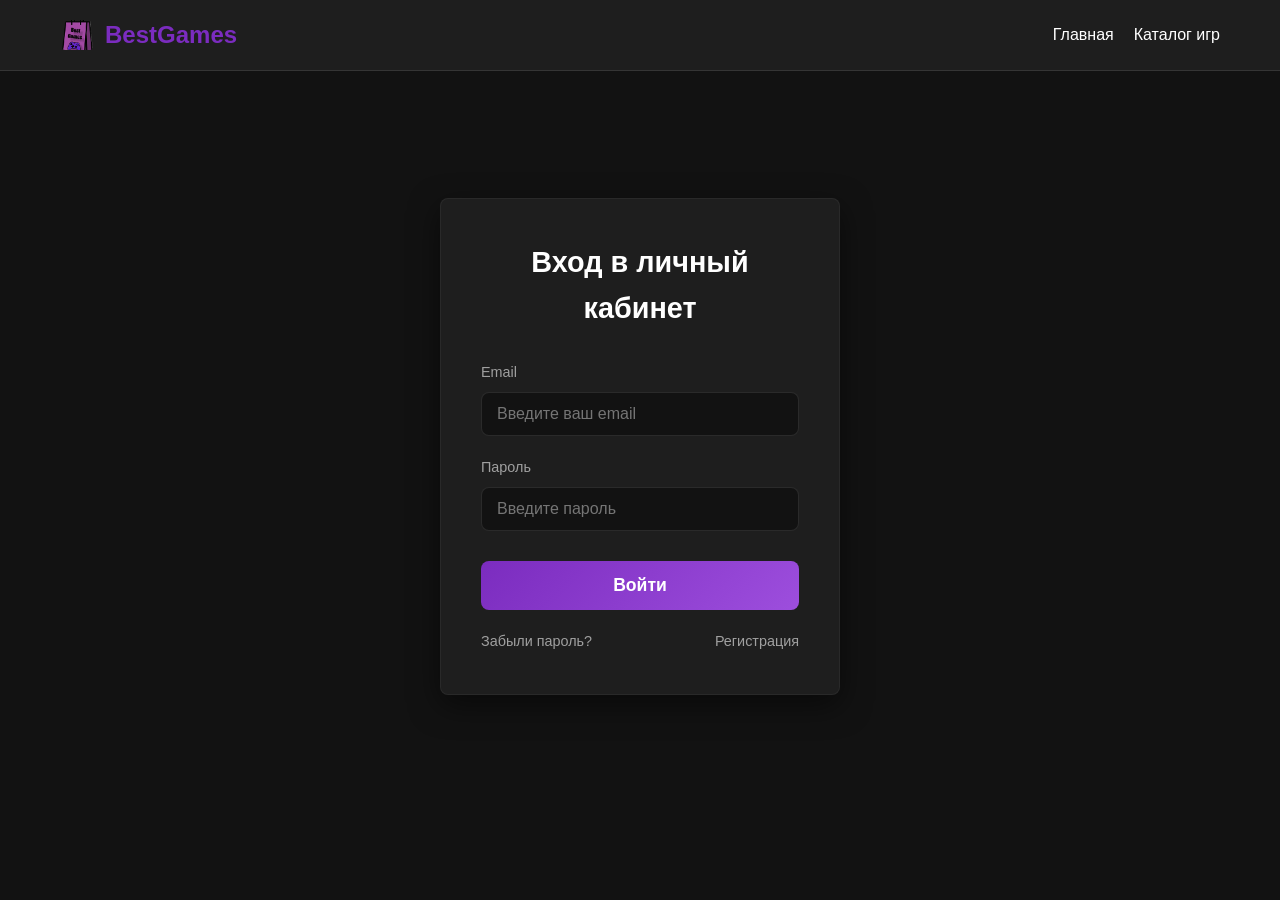
<file: login.html>
<!DOCTYPE html>
<html lang="ru">
<head>
    <meta charset="UTF-8">
    <meta name="viewport" content="width=device-width, initial-scale=1.0">
    <title>Вход — BestGames</title>
    <link rel="stylesheet" href="css/style.css">
</head>
<body>
    <!-- Шапка -->
    <header class="header">
        <div class="header__container">
            <a href="index.html" class="header__logo logo">
                <img src="img/logo.png" alt="Логотип BestGames" class="logo__img">
                <span class="logo__text">BestGames</span>
            </a>
            <nav class="header__nav nav">
                <ul class="nav__list">
                    <li class="nav__item"><a href="index.html" class="nav__link">Главная</a></li>
                    <li class="nav__item"><a href="catalog.html" class="nav__link">Каталог игр</a></li>
                </ul>
            </nav>
        </div>
    </header>

    <!-- Основной контент (Форма входа) -->
    <main class="main auth-page">
        <div class="auth-container">
            <h1 class="auth-title">Вход в личный кабинет</h1>
            
            <form class="auth-form" id="loginForm">
                <!-- Поле Email -->
                <div class="auth-form__group">
                    <label for="login-email" class="auth-form__label">Email</label>
                    <input type="email" id="login-email" class="auth-form__input" placeholder="Введите ваш email" required>
                </div>

                <!-- Поле Пароль -->
                <div class="auth-form__group">
                    <label for="login-password" class="auth-form__label">Пароль</label>
                    <input type="password" id="login-password" class="auth-form__input" placeholder="Введите пароль" required>
                </div>

                <!-- Кнопка Войти -->
                <button type="submit" class="auth-form__btn">Войти</button>
                

                <!-- Ссылки под формой -->
                <div class="auth-form__links">
                    <a href="#" class="auth-form__link">Забыли пароль?</a>
                    <a href="register.html" class="auth-form__link">Регистрация</a>
                </div>
            </form>
        </div>
    </main>

    <!-- Подключаем скрипты (пока можно без них) -->
    <script src="js/main.js"></script>
</body>
</html>
</file>
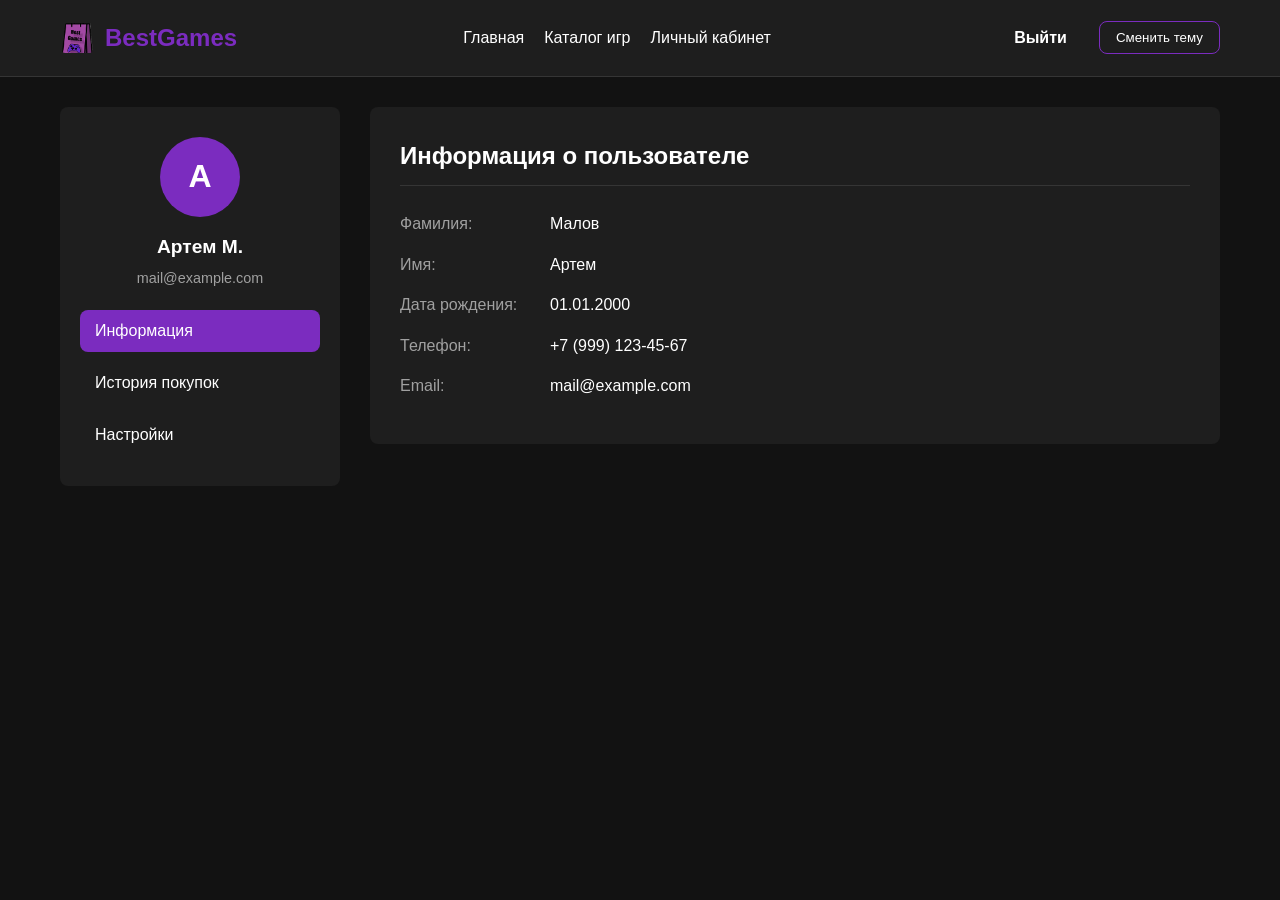
<file: profile.html>
<!DOCTYPE html>
<html lang="ru">
<head>
    <meta charset="UTF-8">
    <meta name="viewport" content="width=device-width, initial-scale=1.0">
    <title>Личный кабинет — BestGames</title>
    <link rel="stylesheet" href="css/style.css">
</head>
<body>
    <!-- Шапка сайта -->
    <header class="header">
        <div class="header__container">
            <a href="index.html" class="header__logo logo">
                <img src="img/logo.png" alt="Логотип BestGames" class="logo__img">
                <span class="logo__text">BestGames</span>
            </a>
            <nav class="header__nav nav">
                <ul class="nav__list">
                    <li class="nav__item"><a href="index.html" class="nav__link">Главная</a></li>
                    <li class="nav__item"><a href="catalog.html" class="nav__link">Каталог игр</a></li>
                    <li class="nav__item"><a href="profile.html" class="nav__link">Личный кабинет</a></li>
                </ul>
            </nav>
            <div class="header__actions">
                <a href="login.html" class="header__btn-login">Выйти</a>
                <button class="theme-toggle" type="button" aria-label="Переключить тему">
                    Сменить тему
                </button>
            </div>
        </div>
    </header>

    <!-- Основной контент -->
    <main class="main profile-page">
        <div class="profile-layout">
            
            <!-- Боковое меню -->
            <aside class="profile-sidebar">
                <div class="profile-sidebar__user">
                    <div class="profile-sidebar__avatar">А</div>
                    <h2 class="profile-sidebar__name">Артем М.</h2>
                    <p class="profile-sidebar__email">mail@example.com</p>
                </div>
                <nav class="profile-sidebar__nav">
                    <!-- Кнопки переключения табов -->
                    <button class="profile-sidebar__link active" data-tab="info">Информация</button>
                    <button class="profile-sidebar__link" data-tab="history">История покупок</button>
                    <button class="profile-sidebar__link" data-tab="settings">Настройки</button>
                </nav>
            </aside>

            <!-- Контентная часть -->
            <div class="profile-content">
                
                <!-- Таб 1: Информация о пользователе -->
                <div class="profile-tab active" id="tab-info">
                    <h1 class="profile-content__title">Информация о пользователе</h1>
                    <div class="profile-info">
                        <div class="profile-info__row">
                            <span class="profile-info__label">Фамилия:</span>
                            <span class="profile-info__value">Малов</span>
                        </div>
                        <div class="profile-info__row">
                            <span class="profile-info__label">Имя:</span>
                            <span class="profile-info__value">Артем</span>
                        </div>
                        <div class="profile-info__row">
                            <span class="profile-info__label">Дата рождения:</span>
                            <span class="profile-info__value">01.01.2000</span>
                        </div>
                        <div class="profile-info__row">
                            <span class="profile-info__label">Телефон:</span>
                            <span class="profile-info__value">+7 (999) 123-45-67</span>
                        </div>
                        <div class="profile-info__row">
                            <span class="profile-info__label">Email:</span>
                            <span class="profile-info__value">mail@example.com</span>
                        </div>
                    </div>
                </div>

                <!-- Таб 2: История покупок -->
                <div class="profile-tab" id="tab-history">
                    <h1 class="profile-content__title">История покупок</h1>
                    <div class="profile-history-table">
                        <div class="profile-history-table__header">
                            <span>Дата</span>
                            <span>Название игры</span>
                            <span>Стоимость</span>
                        </div>
                        <div class="profile-history-table__row">
                            <span>12.10.2024</span>
                            <span>Minecraft</span>
                            <span class="price">1 999 ₽</span>
                        </div>
                        <div class="profile-history-table__row">
                            <span>15.10.2024</span>
                            <span>Cyberpunk 2077</span>
                            <span class="price">2 499 ₽</span>
                        </div>
                        <div class="profile-history-table__row">
                            <span>20.10.2024</span>
                            <span>The Witcher 3</span>
                            <span class="price">1 199 ₽</span>
                        </div>
                    </div>
                </div>

                <!-- Таб 3: Настройки -->
                <div class="profile-tab" id="tab-settings">
                    <h1 class="profile-content__title">Настройки профиля</h1>
                    
                    <div class="profile-settings">
                        <div class="profile-settings__item">
                            <div class="profile-settings__info">
                                <h3>Пароль</h3>
                                <p>Сменить пароль от аккаунта</p>
                            </div>
                            <button class="profile-settings__btn">Сменить пароль</button>
                        </div>

                        <div class="profile-settings__item">
                            <div class="profile-settings__info">
                                <h3>Тема оформления</h3>
                                <p>Переключить светлую или темную тему</p>
                            </div>
                            <button class="theme-toggle profile-settings__btn">Сменить тему</button>
                        </div>
                    </div>
                </div>

            </div>
        </div>
    </main>

    <script src="js/main.js"></script>
</body>
</html>
</file>
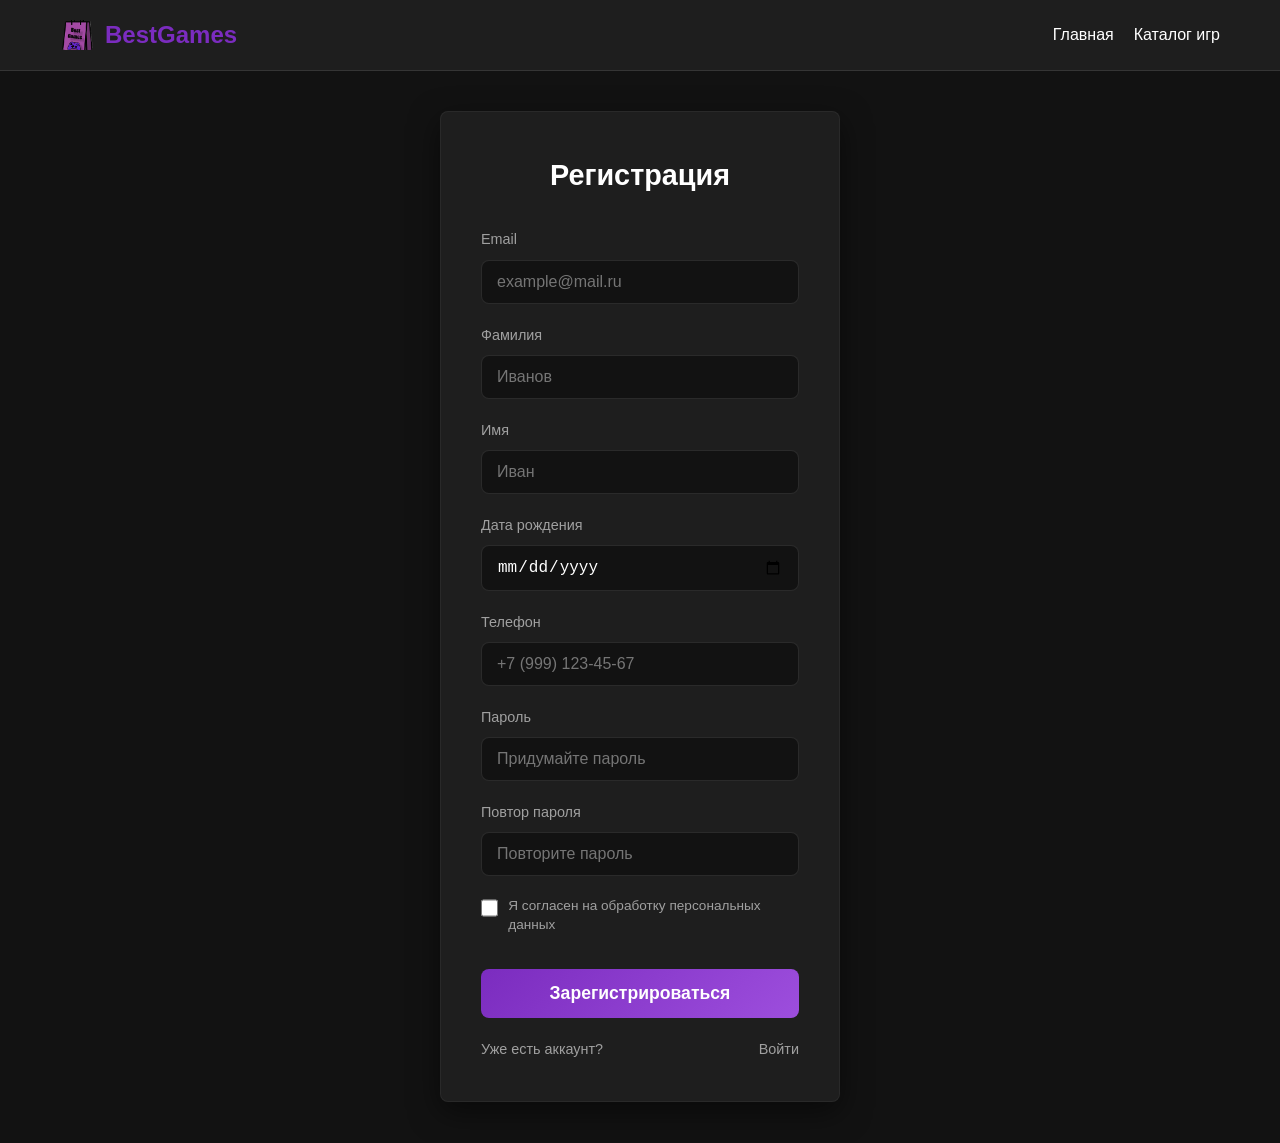
<file: register.html>
<!DOCTYPE html>
<html lang="ru">
<head>
    <meta charset="UTF-8">
    <meta name="viewport" content="width=device-width, initial-scale=1.0">
    <title>Регистрация — BestGames</title>
    <link rel="stylesheet" href="css/style.css">
</head>
<body>
    <!-- Шапка -->
    <header class="header">
        <div class="header__container">
            <a href="index.html" class="header__logo logo">
                <img src="img/logo.png" alt="Логотип BestGames" class="logo__img">
                <span class="logo__text">BestGames</span>
            </a>
            <nav class="header__nav nav">
                <ul class="nav__list">
                    <li class="nav__item"><a href="index.html" class="nav__link">Главная</a></li>
                    <li class="nav__item"><a href="catalog.html" class="nav__link">Каталог игр</a></li>
                </ul>
            </nav>
        </div>
    </header>

    <!-- Основной контент (Форма регистрации) -->
    <main class="main auth-page">
        <div class="auth-container">
            <h1 class="auth-title">Регистрация</h1>
            
            <form class="auth-form" id="registerForm">
                
                <div class="auth-form__group">
                    <label for="reg-email" class="auth-form__label">Email</label>
                    <input type="email" id="reg-email" class="auth-form__input" placeholder="example@mail.ru" required>
                </div>

                <div class="auth-form__group">
                    <label for="reg-lastname" class="auth-form__label">Фамилия</label>
                    <input type="text" id="reg-lastname" class="auth-form__input" placeholder="Иванов" required>
                </div>

                <div class="auth-form__group">
                    <label for="reg-name" class="auth-form__label">Имя</label>
                    <input type="text" id="reg-name" class="auth-form__input" placeholder="Иван" required>
                </div>

                <div class="auth-form__group">
                    <label for="reg-birthdate" class="auth-form__label">Дата рождения</label>
                    <!-- type="date" вызовет встроенный календарь -->
                    <input type="date" id="reg-birthdate" class="auth-form__input" required>
                </div>

                <div class="auth-form__group">
                    <label for="reg-phone" class="auth-form__label">Телефон</label>
                    <input type="tel" id="reg-phone" class="auth-form__input" placeholder="+7 (999) 123-45-67" required>
                </div>

                <div class="auth-form__group">
                    <label for="reg-password" class="auth-form__label">Пароль</label>
                    <input type="password" id="reg-password" class="auth-form__input" placeholder="Придумайте пароль" required>
                </div>

                <div class="auth-form__group">
                    <label for="reg-password-confirm" class="auth-form__label">Повтор пароля</label>
                    <input type="password" id="reg-password-confirm" class="auth-form__input" placeholder="Повторите пароль" required>
                </div>

                <!-- Галочка согласия -->
                <div class="auth-form__group auth-form__checkbox-group">
                    <label class="auth-form__checkbox-label">
                        <input type="checkbox" class="auth-form__checkbox" required>
                        <span class="auth-form__checkbox-text">Я согласен на обработку персональных данных</span>
                    </label>
                </div>

                <!-- Кнопка -->
                <button type="submit" class="auth-form__btn">Зарегистрироваться</button>

                <!-- Ссылки под формой -->
                <div class="auth-form__links">
                    <span class="auth-form__link-text">Уже есть аккаунт?</span>
                    <a href="login.html" class="auth-form__link">Войти</a>
                </div>
            </form>
        </div>
    </main>

    <script src="js/main.js"></script>
</body>
</html>
</file>
<file: css/style.css>
/* =========================================
   БАЗОВЫЕ ПЕРЕМЕННЫЕ (ТЕМНАЯ ТЕМА - БАЗА)
   ========================================= */
:root {
    /* Цвета фона */
    --bg-main: #121212;        /* Основной темный фон */
    --bg-secondary: #1e1e1e;   /* Фон карточек и шапки */
    --bg-hover: #2a2a2a;       /* Цвет при наведении */

    /* Цвета текста */
    --text-main: #ffffff;      /* Основной белый текст */
    --text-muted: #a0a0a0;     /* Серый текст (жанры, подписи) */

    /* Акценты (Кнопки, ссылки) */
    --accent-color: #7b2cbf;   /* Фиолетовый акцент (как в Стиме, но ярче) */
    --accent-hover: #9d4edd;

    /* Прочее */
    --border-radius: 8px;      /* Скругление углов */
    --transition-speed: 0.3s;  /* Скорость анимаций */
}

/* =========================================
   СВЕТЛАЯ ТЕМА (Переопределяем переменные)
   ========================================= */
body.theme-light {
    --bg-main: #f5f5f5;
    --bg-secondary: #ffffff;
    --bg-hover: #e0e0e0;
    --text-main: #121212;
    --text-muted: #666666;
    --accent-color: #5a189a;
    --accent-hover: #7b2cbf;
}

/* =========================================
   СБРОС СТИЛЕЙ И БАЗА
   ========================================= */
* {
    margin: 0;
    padding: 0;
    box-sizing: border-box;
}

body {
    font-family: 'Segoe UI', Tahoma, Geneva, Verdana, sans-serif;
    background-color: var(--bg-main);
    color: var(--text-main);
    line-height: 1.6;
    transition: background-color var(--transition-speed), color var(--transition-speed);
    scroll-behavior: smooth;
}

a {
    text-decoration: none;
    color: inherit;
}

ul {
    list-style: none;
}

/* =========================================
   ШАПКА САЙТА (HEADER)
   ========================================= */
.header {
    background-color: var(--bg-secondary);
    padding: 1rem 0;
    border-bottom: 1px solid rgba(255, 255, 255, 0.1);
    transition: background-color var(--transition-speed);
}

.header__container {
    max-width: 1200px;
    margin: 0 auto;
    padding: 0 20px;
    display: flex;
    justify-content: space-between;
    align-items: center;
    gap: 20;

}

.header__logo {
    display: flex;
    align-items: center;
    gap: 10px;
}

.logo__img {
    width: 30px;
    height: 30px;
    min-width: 35px;
    max-width: 35px;
    object-fit: cover; 
    border-radius: 5px; 
}

.logo__text {
    font-size: 1.5rem;
    font-weight: bold;
    color: var(--accent-color);
}

.nav__list {
    display: flex;
    gap: 20px;
}

.nav__link {
    transition: color var(--transition-speed);
}

.nav__link:hover {
    color: var(--accent-color);
}

.theme-toggle {
    background-color: transparent;
    color: var(--text-main);
    border: 1px solid var(--accent-color);
    padding: 8px 16px;
    border-radius: var(--border-radius);
    cursor: pointer;
    transition: all var(--transition-speed);
    white-space: nowrap;
}

.theme-toggle:hover {
    background-color: var(--accent-color);
    color: #fff;
}


/* Обертка для кнопок справа */
.header__actions {
    display: flex;
    align-items: center;
    gap: 15px; 
}

/* Кнопка "Войти" */
.header__btn-login {
    color: var(--text-main);
    text-decoration: none;
    font-weight: 600;
    padding: 8px 16px;
    border: 1px solid transparent;
    border-radius: var(--border-radius);
    transition: all var(--transition-speed) ease;
}

.header__btn-login:hover {
    color: var(--accent-color);
    border-color: var(--accent-color);
    box-shadow: 0 0 10px rgba(123, 44, 191, 0.3);
}

/* =========================================
   ОСНОВНОЙ КОНТЕНТ (MAIN)
   ========================================= */
.main {
    max-width: 1200px;
    margin: 0 auto;
    padding: 40px 20px;
}

.hero__title, .catalog__title {
    margin-bottom: 20px;
}

/* Сетка каталога */
.catalog__grid {
    display: grid;
    grid-template-columns: repeat(auto-fill, minmax(240px, 1fr));
    gap: 20px;
}

/* Карточка игры */
.game-card {
    background-color: var(--bg-secondary);
    border-radius: var(--border-radius);
    overflow: hidden;
    transition: transform var(--transition-speed), background-color var(--transition-speed);

}

/* Обертка для картинки */
.game-card__img-wrapper {
    width: 100%;
    height: 180px; /* Уменьшили высоту, чтобы карточка стала компактнее */
    overflow: hidden;
    /* Убрали background-color и flex, они больше не нужны */
}

/* Сама картинка */
.game-card__img {
    width: 100%;
    height: 100%;
    object-fit: cover; /* Вернули cover, чтобы заполнить блок без пустых полос */
    object-position: center; /* Центрируем картинку */
    transition: transform var(--transition-speed) ease;
}

/* Эффект зума при наведении (картинка будет увеличиваться и показывать скрытые края) */
.game-card:hover .game-card__img {
    transform: scale(1.15); /* Увеличиваем на 15% при наведении */
}

.game-card:hover {
    transform: translateY(-5px);
    background-color: var(--bg-hover);
}

.game-card__img-placeholder {
    height: 160px;
    background-color: #333;
    display: flex;
    justify-content: center;
    align-items: center;
    color: var(--text-muted);
}

.game-card__content {
    padding: 15px;
}

.game-card__title {
    font-size: 1.2rem;
    margin-bottom: 5px;
}

.game-card__genre {
    color: var(--text-muted);
    font-size: 0.9rem;
    margin-bottom: 15px;
}

.game-card__bottom {
    display: flex;
    justify-content: space-between;
    align-items: center;
}

.game-card__price {
    font-weight: bold;
    font-size: 1.1rem;
}

.game-card__btn {
    background-color: var(--accent-color);
    color: #fff;
    border: none;
    padding: 8px 12px;
    border-radius: var(--border-radius);
    cursor: pointer;
    transition: background-color var(--transition-speed);
}

.game-card__btn:hover {
    background-color: var(--accent-hover);
}

/* =========================================
   ПОДВАЛ (FOOTER)
   ========================================= */
.footer {
    background-color: var(--bg-secondary);
    padding: 20px 0;
    text-align: center;
    border-top: 1px solid rgba(255, 255, 255, 0.1);
    color: var(--text-muted);
}



/* =========================================
   СЛАЙДЕР  - КАРТОЧКИ
   ========================================= */
.hero {
    margin-bottom: 40px;
}

.slider {
    position: relative;
    display: flex;
    align-items: center;
    gap: 15px;
}

.slider__window {
    overflow: hidden;
    width: 100%;
    padding: 10px 0; 
}

.slider__track {
    display: flex;
    transition: transform 0.5s ease-in-out;
}

/* Каждый слайд занимает 100% ширины окна */
.slider__slide {
    min-width: 100%;
    padding: 0 10px; 
    box-sizing: border-box;
}

/* Сама карточка новинки */
.slider-card {
    background-color: var(--bg-secondary);
    border-radius: var(--border-radius);
    overflow: hidden;
    box-shadow: 0 4px 15px rgba(0, 0, 0, 0.4);
    display: flex;
    flex-direction: column;
}

.slider-card__img-wrapper {
    width: 100%;
    height: 350px;
}

.slider-card__img {
    width: 100%;
    height: 100%;
    object-fit: cover;
}

.slider-card__content {
    padding: 20px;
    display: flex;
    justify-content: space-between; 
    align-items: center;
}

.slider-card__title {
    font-size: 1.5rem;
    color: var(--text-main);
}

/* Кнопка "Подробнее" */
.slider-card__btn {
    background: linear-gradient(135deg, var(--accent-color), var(--accent-hover));
    color: #ffffff;
    padding: 10px 20px;
    border-radius: var(--border-radius);
    text-decoration: none;
    font-weight: 600;
    box-shadow: 0 4px 10px rgba(123, 44, 191, 0.3);
    transition: all var(--transition-speed) ease;
}

.slider-card__btn:hover {
    transform: translateY(-2px);
    box-shadow: 0 6px 15px rgba(123, 44, 191, 0.5);
}

/* Кнопки навигации слайдера (оставляем без изменений) */
.slider__btn {
    background-color: var(--bg-secondary);
    color: var(--accent-color);
    border: 2px solid var(--accent-color);
    width: 45px;
    height: 45px;
    border-radius: 50%;
    font-size: 1.2rem;
    cursor: pointer;
    display: flex;
    justify-content: center;
    align-items: center;
    transition: all var(--transition-speed);
    z-index: 10;
    flex-shrink: 0;
}

.slider__btn:hover {
    background-color: var(--accent-color);
    color: #fff;
}

/* =========================================
   ЖАНРЫ (БЫСТРЫЙ ПОИСК)
   ========================================= */

/* Обертка для поля, чтобы позиционировать список */
.genres__search-box {
    position: relative;
    width: 100%;
}

/* Выпадающий список подсказок */
.genres__suggestions {
    position: absolute;
    top: 100%; 
    left: 0;
    width: 100%;
    background-color: var(--bg-secondary);
    border: 1px solid var(--accent-color);
    border-radius: 0 0 15px 15px; 
    list-style: none;
    padding: 0;
    margin: 0;
    z-index: 10; 
    display: none; 
    box-shadow: 0 10px 20px rgba(0,0,0,0.5);
}

/* Класс для отображения списка (добавляется через JS) */
.genres__suggestions.active {
    display: block;
}

/* Пункт списка */
.genres__suggestion-item {
    padding: 10px 20px;
    cursor: pointer;
    transition: background-color var(--transition-speed);
}

.genres__suggestion-item:hover {
    background-color: var(--accent-color);
    color: #fff;
}

.genres__search-wrapper {
    display: flex;
    justify-content: center;
    max-width: 600px;
    margin: 0 auto 30px auto; 
    gap: 10px;
}

.genres__input {
    width: 100%;
    padding: 12px 20px;
    border: 1px solid rgba(255, 255, 255, 0.1);
    border-radius: 30px; 
    background-color: var(--bg-secondary);
    color: var(--text-main);
    font-size: 1rem;
    outline: none;
    transition: all var(--transition-speed);
}

.genres__input:focus {
    border-color: var(--accent-color); 
    box-shadow: 0 0 10px rgba(123, 44, 191, 0.3);
}

.genres__search-btn {
    background: linear-gradient(135deg, var(--accent-color), var(--accent-hover));
    color: #fff;
    border: none;
    padding: 0 25px;
    border-radius: 30px;
    font-weight: 600;
    cursor: pointer;
    transition: all var(--transition-speed);
}

.genres__search-btn:hover {
    transform: translateY(-2px);
    box-shadow: 0 4px 12px rgba(123, 44, 191, 0.5);
}

.genres {
    margin-bottom: 40px;
    text-align: center; 
}

.genres__title {
    margin-bottom: 20px;
    font-size: 1.8rem;
}

.genres__list {
    display: flex;
    justify-content: center;
    flex-wrap: wrap; 
    gap: 15px;
}

.genres__item {
    background-color: var(--bg-secondary);
    color: var(--text-main);
    padding: 10px 24px;
    border-radius: 30px;
    border: 1px solid rgba(255, 255, 255, 0.1);
    font-weight: 500;
    transition: all var(--transition-speed) ease;
}

.genres__item:hover {
    background-color: var(--accent-color);
    color: #ffffff;
    border-color: var(--accent-hover);
    transform: translateY(-3px); 
    box-shadow: 0 4px 12px rgba(123, 44, 191, 0.4); 
}

/* =========================================
   ИНФОГРАФИКА ПРЕИМУЩЕСТВ
   ========================================= */
.features {
    margin-bottom: 40px;
    padding: 40px 20px;
    background-color: var(--bg-secondary);
    border-radius: var(--border-radius);
    text-align: center;
}

.features__title {
    margin-bottom: 30px;
    font-size: 1.8rem;
}

.features__grid {
    display: grid;
    grid-template-columns: repeat(4, 1fr); 
    gap: 30px;
}

.features__icon {
    width: 50px; 
    height: 50px;
    object-fit: contain; 
    margin-bottom: 10px; 
}

.features__item {
    display: flex;
    flex-direction: column;
    align-items: center;
    gap: 10px;
}

.features__number {
    font-size: 2.5rem;
    font-weight: 900;
    color: var(--accent-color); 
    line-height: 1;
}

.features__text {
    color: var(--text-muted);
    font-size: 1rem;
}

/* =========================================
   ПАРТНЕРЫ
   ========================================= */
.partners__logo {
    width: 120px;      
    height: 60px;       
    object-fit: contain; 
    opacity: 0.7;     
    transition: all var(--transition-speed) ease;
}

/* При наведении логотип становится цветным и ярким */
.partners__logo:hover {
    opacity: 1;
    filter: grayscale(0%);
    transform: scale(1.1);
}

/* =========================================
   ПОДВАЛ (FOOTER)
   ========================================= */
.footer {
    background-color: var(--bg-secondary);
    padding: 40px 0 0 0;
    border-top: 1px solid rgba(255, 255, 255, 0.1);
    transition: background-color var(--transition-speed);
}

.footer__container {
    max-width: 1200px;
    margin: 0 auto;
    padding: 0 20px;
    display: grid;
    grid-template-columns: 2fr 1fr 1fr 1fr; 
    gap: 30px;
    margin-bottom: 40px;
}

.footer__title {
    color: var(--text-main);
    margin-bottom: 15px;
    font-size: 1.2rem;
}

.footer__text {
    color: var(--text-muted);
    font-size: 0.9rem;
    line-height: 1.5;
}

.footer__list {
    list-style: none;
    padding: 0;
}

.footer__list li {
    margin-bottom: 10px;
}

.footer__link {
    color: var(--text-muted);
    text-decoration: none;
    transition: color var(--transition-speed);
}

.footer__link:hover {
    color: var(--accent-color);
}

.footer__bottom {
    background-color: rgba(0, 0, 0, 0.2);
    text-align: center;
    padding: 15px 0;
    color: var(--text-muted);
    font-size: 0.9rem;
}




/* =========================================
   СТРАНИЦА АВТОРИЗАЦИИ (ВХОД И РЕГИСТРАЦИЯ)
   ========================================= */
.auth-page {
    display: flex;
    justify-content: center;
    align-items: center;
    min-height: calc(100vh - 150px);
    padding: 40px 20px;
}

.auth-container {
    background-color: var(--bg-secondary);
    padding: 40px;
    border-radius: var(--border-radius);
    width: 100%;
    max-width: 400px; 
    box-shadow: 0 10px 30px rgba(0, 0, 0, 0.5);
    border: 1px solid rgba(255, 255, 255, 0.05);
}

.auth-title {
    text-align: center;
    margin-bottom: 30px;
    font-size: 1.8rem;
    color: var(--text-main);
}

.auth-form__group {
    margin-bottom: 20px;
}

.auth-form__label {
    display: block;
    margin-bottom: 8px;
    color: var(--text-muted);
    font-size: 0.9rem;
}

.auth-form__input {
    width: 100%;
    padding: 12px 15px;
    background-color: var(--bg-main); 
    border: 1px solid rgba(255, 255, 255, 0.1);
    border-radius: var(--border-radius);
    color: var(--text-main);
    font-size: 1rem;
    transition: border-color var(--transition-speed);
}

.auth-form__input:focus {
    outline: none;
    border-color: var(--accent-color); 
    box-shadow: 0 0 10px rgba(123, 44, 191, 0.2);
}

.auth-form__btn {
    width: 100%;
    padding: 14px;
    background: linear-gradient(135deg, var(--accent-color), var(--accent-hover));
    color: #fff;
    border: none;
    border-radius: var(--border-radius);
    font-size: 1.1rem;
    font-weight: 600;
    cursor: pointer;
    transition: all var(--transition-speed) ease;
    margin-top: 10px;
}

.auth-form__btn:hover {
    transform: translateY(-2px);
    box-shadow: 0 6px 15px rgba(123, 44, 191, 0.4);
}

.auth-form__links {
    display: flex;
    justify-content: space-between;
    margin-top: 20px;
    font-size: 0.9rem;
}

.auth-form__link {
    color: var(--text-muted);
    text-decoration: none;
    transition: color var(--transition-speed);
}

.auth-form__link:hover {
    color: var(--accent-color);
}

/* Стили для галочки (согласие на обработку данных) */
.auth-form__checkbox-group {
    margin-bottom: 25px;
}

.auth-form__checkbox-label {
    display: flex;
    align-items: flex-start; 
    gap: 10px;
    cursor: pointer;
}

.auth-form__checkbox {
    margin-top: 3px; 
    width: 18px;
    height: 18px;
    accent-color: var(--accent-color); 
    cursor: pointer;
}

.auth-form__checkbox-text {
    font-size: 0.85rem;
    color: var(--text-muted);
    line-height: 1.4;
}

.auth-form__link-text {
    color: var(--text-muted);
    font-size: 0.9rem;
}


/* =========================================
   ЛИЧНЫЙ КАБИНЕТ (PROFILE)
   ========================================= */
.profile-page {
    display: flex;
    justify-content: center; 
    width: 100%;
    padding: 30px 20px; 
    box-sizing: border-box; 
}

.profile-layout {
    display: flex;
    gap: 30px;
    align-items: flex-start;
    max-width: 1200px;      
    margin: 0 auto;        
    width: 100%;            
}

/* Боковое меню */
.profile-sidebar {
    width: 280px;
    flex-shrink: 0;
    background-color: var(--bg-secondary);
    border-radius: var(--border-radius);
    padding: 30px 20px;
    text-align: center;
}

.profile-sidebar__avatar {
    width: 80px;
    height: 80px;
    background-color: var(--accent-color);
    color: #fff;
    font-size: 2rem;
    font-weight: bold;
    border-radius: 50%;
    display: flex;
    justify-content: center;
    align-items: center;
    margin: 0 auto 15px auto;
}

.profile-sidebar__name {
    font-size: 1.2rem;
    margin-bottom: 5px;
}

.profile-sidebar__email {
    color: var(--text-muted);
    font-size: 0.9rem;
    margin-bottom: 20px;
}

.profile-sidebar__nav {
    display: flex;
    flex-direction: column;
    gap: 10px;
}

.profile-sidebar__link {
    display: block;
    padding: 12px 15px;
    color: var(--text-main);
    text-decoration: none;
    border-radius: var(--border-radius);
    transition: all var(--transition-speed);
    text-align: left;
}

.profile-sidebar__link:hover,
.profile-sidebar__link.active {
    background-color: var(--accent-color);
    color: #fff;
}

/* Контентная часть */
.profile-content {
    flex-grow: 1;
    background-color: var(--bg-secondary);
    border-radius: var(--border-radius);
    padding: 30px;
}

.profile-content__title {
    font-size: 1.5rem;
    margin-bottom: 25px;
    border-bottom: 1px solid rgba(255, 255, 255, 0.1);
    padding-bottom: 10px;
}

/* Информация о пользователе */
.profile-info__row {
    display: flex;
    margin-bottom: 15px;
}

.profile-info__label {
    width: 150px;
    color: var(--text-muted);
}

.profile-info__value {
    color: var(--text-main);
    font-weight: 500;
}

/* История покупок */
.profile-history__item {
    display: flex;
    align-items: center;
    gap: 20px;
    padding: 15px 0;
    border-bottom: 1px solid rgba(255, 255, 255, 0.05);
}

.profile-history__img {
    width: 60px;
    height: 60px;
    object-fit: cover;
    border-radius: var(--border-radius);
}

.profile-history__info {
    flex-grow: 1;
}

.profile-history__name {
    font-size: 1.1rem;
    margin-bottom: 5px;
}

.profile-history__date {
    color: var(--text-muted);
    font-size: 0.9rem;
}

.profile-history__price {
    font-weight: bold;
    color: var(--accent-color);
}

/* Табы */
.profile-tab {
    display: none; 
}

.profile-tab.active {
    display: block; 
}

/* Кнопки в боковом меню (мы поменяли ссылки <a> на кнопки <button>) */
.profile-sidebar__link {
    display: block;
    width: 100%;
    padding: 12px 15px;
    background: none;
    border: none;
    color: var(--text-main);
    font-size: 1rem;
    text-align: left;
    border-radius: var(--border-radius);
    cursor: pointer;
    transition: all var(--transition-speed);
    font-family: inherit;
}

.profile-sidebar__link:hover,
.profile-sidebar__link.active {
    background-color: var(--accent-color);
    color: #fff;
}

/* Таблица истории покупок */
.profile-history-table {
    border: 1px solid rgba(255, 255, 255, 0.1);
    border-radius: var(--border-radius);
    overflow: hidden;
}

.profile-history-table__header {
    display: grid;
    grid-template-columns: 1fr 2fr 1fr; 
    background-color: rgba(0, 0, 0, 0.2);
    padding: 15px;
    font-weight: bold;
    color: var(--text-muted);
    border-bottom: 1px solid rgba(255, 255, 255, 0.1);
}

.profile-history-table__row {
    display: grid;
    grid-template-columns: 1fr 2fr 1fr;
    padding: 15px;
    border-bottom: 1px solid rgba(255, 255, 255, 0.05);
}

.profile-history-table__row:last-child {
    border-bottom: none;
}

.price {
    color: var(--accent-color);
    font-weight: bold;
}

/* Настройки профиля */
.profile-settings__item {
    display: flex;
    justify-content: space-between;
    align-items: center;
    padding: 20px 0;
    border-bottom: 1px solid rgba(255, 255, 255, 0.1);
}

.profile-settings__info h3 {
    margin-bottom: 5px;
}

.profile-settings__info p {
    color: var(--text-muted);
    font-size: 0.9rem;
}

.profile-settings__btn {
    background-color: transparent;
    border: 1px solid var(--accent-color);
    color: var(--text-main);
    padding: 8px 16px;
    border-radius: var(--border-radius);
    cursor: pointer;
    transition: all var(--transition-speed);
}

.profile-settings__btn:hover {
    background-color: var(--accent-color);
    color: #fff;
}



.game-card__dev {
    color: var(--text-muted);
    font-size: 0.85rem;
    margin-bottom: 5px;
}

.game-card__genre {
    color: var(--text-muted);
    font-size: 0.85rem;
    margin-bottom: 10px;
}

.game-card__rating {
    color: #ffb703;
    font-size: 1.1rem;
    letter-spacing: 2px;
    margin-bottom: 15px;
}

/* Кнопка "Подробнее" */
.game-card__btn {
    display: inline-block;
    background: linear-gradient(135deg, var(--accent-color), var(--accent-hover));
    color: #fff;
    text-decoration: none;
    padding: 8px 16px;
    border-radius: var(--border-radius);
    font-weight: 600;
    transition: all var(--transition-speed) ease;
}

.game-card__btn:hover {
    transform: translateY(-2px);
    box-shadow: 0 4px 10px rgba(123, 44, 191, 0.4);
}

/* =========================================
   СТРАНИЦА КАТАЛОГА (ПОЛНЫЙ БЛОК)
   ========================================= */
.catalog-page__title {
    text-align: center;
    margin-bottom: 30px;
    font-size: 2rem;
}

/* Кнопка "Фильтры" */
.catalog-page__filter-btn {
    display: none;
    width: 100%;
    padding: 12px;
    background-color: var(--accent-color);
    color: #fff;
    border: none;
    border-radius: var(--border-radius);
    font-size: 1rem;
    font-weight: 600;
    cursor: pointer;
    margin-bottom: 20px;
}

/* Сетка: слева фильтры, справа контент */
.catalog-page__layout {
    display: flex;
    gap: 30px;
    align-items: flex-start;
}

/* Боковая панель фильтров */
.catalog-page__sidebar {
    width: 250px;
    flex-shrink: 0;
    background-color: var(--bg-secondary);
    padding: 20px;
    border-radius: var(--border-radius);
    border: 1px solid rgba(255, 255, 255, 0.05);
}

/* Заголовок и крестик в сайдбаре */
.catalog-page__sidebar-header {
    display: flex;
    justify-content: space-between;
    align-items: center;
    margin-bottom: 20px;
}

.catalog-page__sidebar-header h2 {
    font-size: 1.2rem;
}

/* Кнопка закрытия */
.catalog-page__close-filter {
    display: none;
    background: none;
    border: none;
    color: var(--text-main);
    font-size: 2rem;
    cursor: pointer;
    line-height: 1;
}

/* Список жанров */
.catalog-page__filter-list {
    list-style: none;
    padding: 0;
}

.catalog-page__filter-list li {
    margin-bottom: 10px;
}

.catalog-page__filter-link {
    display: block;
    padding: 10px 15px;
    color: var(--text-muted);
    text-decoration: none;
    border-radius: var(--border-radius);
    transition: all var(--transition-speed);
}

.catalog-page__filter-link:hover,
.catalog-page__filter-link.active {
    background-color: var(--accent-color);
    color: #fff;
}

/* Контентная часть (сетка карточек) */
.catalog-page__content {
    flex-grow: 1;
}


.game-card__dev {
    color: var(--text-muted);
    font-size: 0.85rem;
    margin-bottom: 5px;
}

.game-card__genre {
    color: var(--text-muted);
    font-size: 0.85rem;
    margin-bottom: 10px;
}

.game-card__rating {
    color: #ffb703; 
    font-size: 1.1rem;
    letter-spacing: 2px;
    margin-bottom: 15px;
}

/* Кнопка "Подробнее" */
.game-card__btn {
    display: inline-block;
    background: linear-gradient(135deg, var(--accent-color), var(--accent-hover));
    color: #fff;
    text-decoration: none;
    padding: 8px 16px;
    border-radius: var(--border-radius);
    font-weight: 600;
    transition: all var(--transition-speed) ease;
}

.game-card__btn:hover {
    transform: translateY(-2px);
    box-shadow: 0 4px 10px rgba(123, 44, 191, 0.4);
}

/* =========================================
   АДМИН-ПАНЕЛЬ (ADMIN)
   ========================================= */
.admin-page {
    max-width: 1000px; 
}

.admin-page__title {
    text-align: center;
    margin-bottom: 30px;
    font-size: 2rem;
}

.admin-container {
    background-color: var(--bg-secondary);
    padding: 40px;
    border-radius: var(--border-radius);
    box-shadow: 0 10px 30px rgba(0, 0, 0, 0.3);
}

.admin-container__subtitle {
    margin-bottom: 30px;
    font-size: 1.5rem;
    border-bottom: 1px solid rgba(255, 255, 255, 0.1);
    padding-bottom: 15px;
}

/* Сетка формы (2 колонки) */
.admin-form__grid {
    display: grid;
    grid-template-columns: 1fr 1fr;
    gap: 30px;
}

/* Стили для textarea (описание) */
.auth-form__textarea {
    resize: vertical; 
    min-height: 120px;
    font-family: inherit;
}

/* Стили для input type="file" */
.auth-form__input--file {
    padding: 10px;
    background-color: var(--bg-main);
    cursor: pointer;
}

/* Кнопка добавления */
.admin-form__submit {
    margin-top: 30px;
    max-width: 300px; /* Кнопка не на всю ширину */
}




/* =========================================
   АДАПТИВНОСТЬ (МОБИЛЬНАЯ ВЕРСТКА)
   ========================================= */

/* Планшеты и небольшие ноутбуки (до 992px) */
@media (max-width: 992px) {
    .header__container {
        flex-direction: column;
        gap: 15px;
    }
    
    .nav__list {
        flex-wrap: wrap;
        justify-content: center;
    }
}

/* Мобильные телефоны (до 768px) */
@media (max-width: 768px) {

    .genres__search-wrapper {
        flex-direction: column; 
        padding: 0 15px;
    }
    .genres__search-btn {
        padding: 12px;
        width: 100%;
    }
    /* Логотип на мобилке */
    .header__logo {
        justify-content: center; 
        width: 100%; 
        margin-bottom: 15px; 
    }

    /* Текст логотипа на мобилке (опционально, чтобы не был слишком огромным) */
    .logo__text {
        font-size: 1.3rem; 
    }
    /* Жанры на мобилке */
    .genres__list {
        gap: 10px;
    }
    .genres__item {
        padding: 8px 16px;
        font-size: 0.9rem;
        width: 45%; 
        text-align: center;
    }

    /* Инфографика на мобилке */
    .features {
        padding: 20px 15px;
    }
    .features__grid {
        grid-template-columns: 1fr; 
        gap: 20px;
    }
    .features__number {
        font-size: 2rem;
    }
    /* Уменьшаем отступы, чтобы контент не сжимался */
    .main {
        padding: 20px 15px;
    }

    /* Слайдер на мобилке */
    .slider-card__img-wrapper {
        height: 200px;
    }
    
    .slider-card__content {
        flex-direction: column;
        align-items: flex-start;
        gap: 15px;
    }
    
    .slider-card__title {
        font-size: 1.2rem;
    }
    
    .slider-card__btn {
        width: 100%; 
        text-align: center;
    }

    .slider__btn {
        width: 35px;
        height: 35px;
        font-size: 1rem;
    }

    /* Меню навигации:  */
    .nav__list {
        flex-direction: column;
        align-items: center;
        gap: 10px;
        width: 100%;
    }

    .nav__item {
        width: 100%;
        text-align: center;
    }

    /* Ссылки в меню  */
    .nav__link {
        display: block;
        padding: 10px;
        background-color: var(--bg-hover);
        border-radius: var(--border-radius);
        border: 1px solid transparent;
        transition: border-color var(--transition-speed);
    }

    .nav__link:hover {
        border-color: var(--accent-color);
    }

    /* Кнопка смены темы */
    .theme-toggle {
        width: 100%;
        padding: 12px;
        font-size: 1rem;
    }
    
    /* Карточки */
    .game-card__img-placeholder {
        height: 200px; 
    }

        /* Футер на мобилке */
    .footer__container {
        grid-template-columns: 1fr; 
        gap: 20px;
        text-align: center;
    }
    
    .footer__list {
        display: flex;
        flex-direction: column;
        align-items: center;
    }
    
    .profile-page {
        display: block;
        padding: 15px;
    }    

    /* Личный кабинет на мобилке */
    .profile-layout {
        flex-direction: column;
        gap: 20px;
        margin: 0% auto;
    }
    .profile-sidebar {
        width: 100%;
    }
    .profile-info__row {
        flex-direction: column;
    }
    .profile-info__label {
        width: 100%;
        margin-bottom: 5px;
    }

    /* Показываем кнопку "Фильтры" */
    .catalog-page__filter-btn {
        display: block;
    }

    /* Отключаем flex, чтобы панель не занимала место */
    .catalog-page__layout {
        display: block;
    }

    /* Делаем панель выезжающей (шторкой) */
    .catalog-page__sidebar {
        position: fixed;
        top: 0;
        left: -100%; 
        width: 280px;
        height: 100vh;
        z-index: 1000;
        transition: left 0.3s ease;
        overflow-y: auto;
        border-radius: 0;
    }

    /* Класс, который выдвигает панель (добавляется через JS) */
    .catalog-page__sidebar.active {
        left: 0;
    }

    /* Показываем крестик на мобилке */
    .catalog-page__close-filter {
        display: block;
    }
        .admin-container {
        padding: 20px;
    }
    .admin-form__grid {
        grid-template-columns: 1fr; 
        gap: 15px;
    }
    .admin-form__submit {
        max-width: 100%; 
    }
}
</file>
